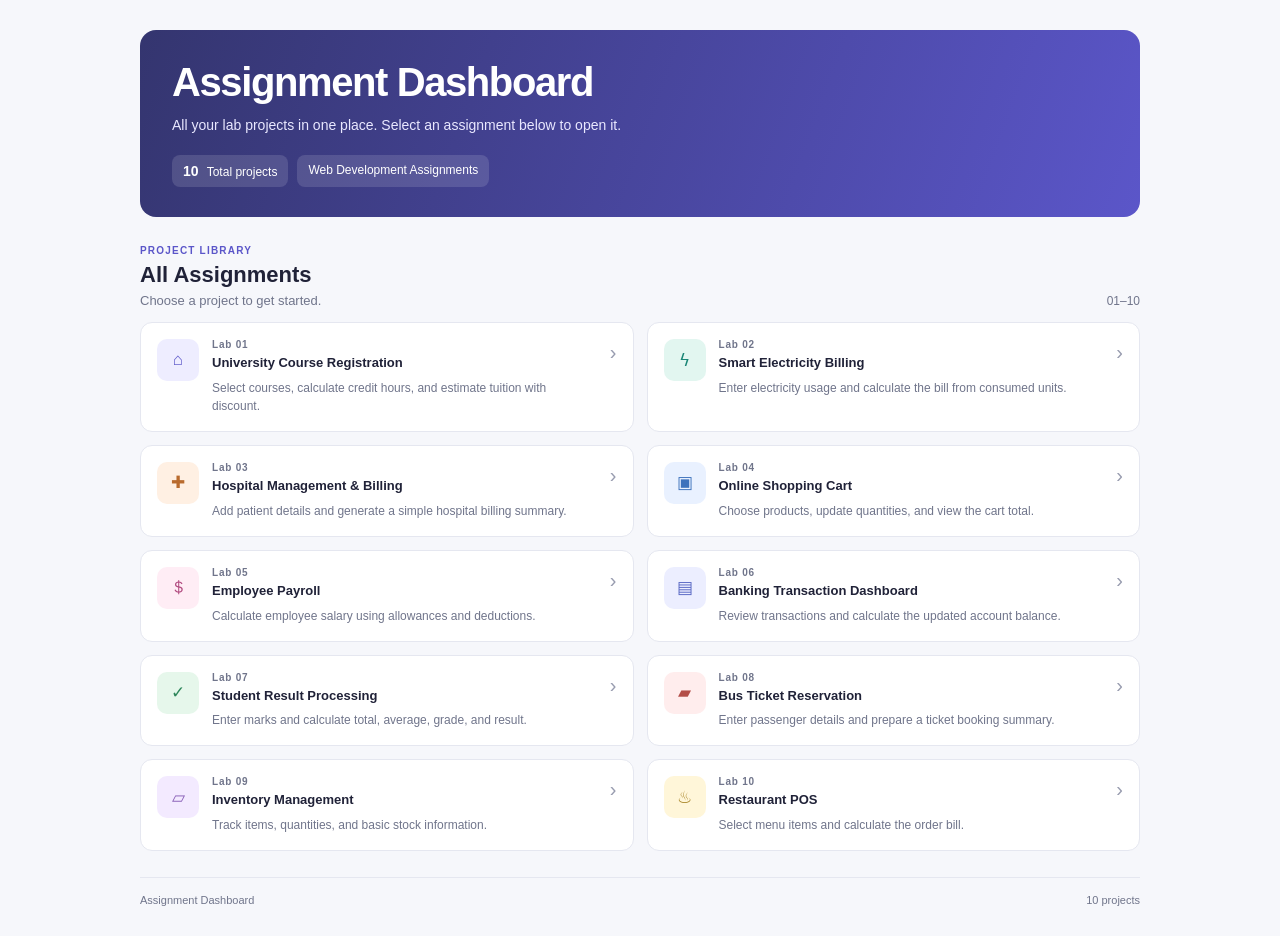
<file: index.html>
<!doctype html>
<html lang="en">
  <head>
    <meta charset="UTF-8" />
    <meta name="viewport" content="width=device-width, initial-scale=1.0" />
    <title>Assignment Dashboard</title>
    <style>
      :root {
        --bg: #f6f7fb;
        --card: #fff;
        --text: #202238;
        --muted: #70758b;
        --border: #e5e7f0;
        --purple: #5b56c9;
        --purple-light: #eeedff;
      }
      * {
        box-sizing: border-box;
      }
      body {
        margin: 0;
        font-family: Arial, Helvetica, sans-serif;
        color: var(--text);
        background: var(--bg);
      }
      .container {
        width: min(1000px, calc(100% - 36px));
        margin: 0 auto;
        padding: 30px 0;
      }
      .hero {
        padding: 30px 32px;
        border-radius: 16px;
        color: #fff;
        background: linear-gradient(110deg, #34356f, #5b56c9);
      }
      h1 {
        margin: 0 0 9px;
        font-size: clamp(28px, 4vw, 40px);
        letter-spacing: -0.035em;
      }
      .hero p {
        margin: 0;
        color: #e9e8ff;
        font-size: 14px;
        line-height: 1.65;
      }
      .hero-stats {
        display: flex;
        flex-wrap: wrap;
        gap: 9px;
        margin-top: 18px;
      }
      .stat {
        padding: 8px 11px;
        border-radius: 8px;
        background: rgba(255, 255, 255, 0.13);
        font-size: 12px;
      }
      .stat strong {
        font-size: 14px;
        margin-right: 5px;
      }
      .section-head {
        display: flex;
        align-items: end;
        justify-content: space-between;
        gap: 16px;
        margin: 28px 0 14px;
      }
      .eyebrow {
        margin-bottom: 6px;
        color: var(--purple);
        font-size: 10px;
        font-weight: 800;
        letter-spacing: 0.12em;
      }
      h2 {
        margin: 0;
        font-size: 22px;
      }
      .section-note {
        margin: 5px 0 0;
        color: var(--muted);
        font-size: 13px;
      }
      .count {
        color: var(--muted);
        font-size: 12px;
      }
      .projects {
        display: grid;
        grid-template-columns: repeat(2, minmax(0, 1fr));
        gap: 13px;
      }
      .project {
        display: flex;
        align-items: flex-start;
        gap: 13px;
        min-width: 0;
        padding: 16px;
        background: var(--card);
        border: 1px solid var(--border);
        border-radius: 12px;
        text-decoration: none;
        color: inherit;
        transition:
          border-color 0.15s,
          transform 0.15s;
      }
      .project:hover {
        border-color: #b8b5f0;
        transform: translateY(-2px);
      }
      .project:focus-visible {
        outline: 2px solid #aaa6ed;
        outline-offset: 3px;
      }
      .project-icon {
        width: 42px;
        height: 42px;
        flex: 0 0 42px;
        display: grid;
        place-items: center;
        border-radius: 10px;
        background: var(--purple-light);
        color: var(--purple);
        font-size: 17px;
      }
      .project:nth-child(2) .project-icon {
        background: #e2f6f0;
        color: #198575;
      }
      .project:nth-child(3) .project-icon {
        background: #fff0e3;
        color: #b96b2e;
      }
      .project:nth-child(4) .project-icon {
        background: #e9f1ff;
        color: #3d72bc;
      }
      .project:nth-child(5) .project-icon {
        background: #ffedf5;
        color: #b24c80;
      }
      .project:nth-child(6) .project-icon {
        background: #eceeff;
        color: #5867c4;
      }
      .project:nth-child(7) .project-icon {
        background: #e6f7eb;
        color: #2d865a;
      }
      .project:nth-child(8) .project-icon {
        background: #ffeded;
        color: #b34e48;
      }
      .project:nth-child(9) .project-icon {
        background: #f3eaff;
        color: #885fb7;
      }
      .project:nth-child(10) .project-icon {
        background: #fff6d9;
        color: #a78324;
      }
      .project-text {
        flex: 1;
        min-width: 0;
      }
      .project-meta {
        display: block;
        margin-bottom: 4px;
        color: var(--muted);
        font-size: 10px;
        font-weight: 700;
        letter-spacing: 0.08em;
      }
      .project-title {
        display: block;
        font-size: 13px;
        line-height: 1.45;
        font-weight: 700;
      }
      .project-summary {
        display: block;
        margin-top: 6px;
        color: var(--muted);
        font-size: 12px;
        line-height: 1.5;
      }
      .arrow {
        color: #989caf;
        font-size: 20px;
        padding-top: 2px;
      }
      .project:hover .arrow {
        color: var(--purple);
      }
      footer {
        display: flex;
        justify-content: space-between;
        flex-wrap: wrap;
        gap: 8px;
        margin-top: 26px;
        padding-top: 16px;
        border-top: 1px solid var(--border);
        color: var(--muted);
        font-size: 11px;
      }
      @media (max-width: 650px) {
        .container {
          width: min(100% - 26px, 1000px);
          padding-top: 20px;
        }
        .hero {
          padding: 24px 21px;
        }
        .projects {
          grid-template-columns: 1fr;
          gap: 10px;
        }
      }
    </style>
  </head>
  <body>
    <main class="container">
      <section class="hero">
        <h1>Assignment Dashboard</h1>
        <p>
          All your lab projects in one place. Select an assignment below to open
          it.
        </p>
        <div class="hero-stats">
          <span class="stat"><strong>10</strong> Total projects</span>
          <span class="stat">Web Development Assignments</span>
        </div>
      </section>

      <section>
        <div class="section-head">
          <div>
            <div class="eyebrow">PROJECT LIBRARY</div>
            <h2>All Assignments</h2>
            <p class="section-note">Choose a project to get started.</p>
          </div>
          <span class="count">01–10</span>
        </div>
        <div class="projects">
          <a
            class="project"
            href="Lab_01_University_Course_Registration/index.html"
            ><span class="project-icon">⌂</span
            ><span class="project-text"
              ><span class="project-meta">Lab 01</span
              ><span class="project-title">University Course Registration</span
              ><span class="project-summary"
                >Select courses, calculate credit hours, and estimate tuition
                with discount.</span
              ></span
            ><span class="arrow">›</span></a
          >
          <a class="project" href="Lab_02_Smart_Electricity_Billing/index.html"
            ><span class="project-icon">ϟ</span
            ><span class="project-text"
              ><span class="project-meta">Lab 02</span
              ><span class="project-title">Smart Electricity Billing</span
              ><span class="project-summary"
                >Enter electricity usage and calculate the bill from consumed
                units.</span
              ></span
            ><span class="arrow">›</span></a
          >
          <a
            class="project"
            href="Lab_03_Hospital_Management_Billing/index.html"
            ><span class="project-icon">✚</span
            ><span class="project-text"
              ><span class="project-meta">Lab 03</span
              ><span class="project-title">Hospital Management & Billing</span
              ><span class="project-summary"
                >Add patient details and generate a simple hospital billing
                summary.</span
              ></span
            ><span class="arrow">›</span></a
          >
          <a class="project" href="Lab_04_Online_Shopping_Cart/index.html"
            ><span class="project-icon">▣</span
            ><span class="project-text"
              ><span class="project-meta">Lab 04</span
              ><span class="project-title">Online Shopping Cart</span
              ><span class="project-summary"
                >Choose products, update quantities, and view the cart
                total.</span
              ></span
            ><span class="arrow">›</span></a
          >
          <a class="project" href="Lab_05_Employee_Payroll/index.html"
            ><span class="project-icon">＄</span
            ><span class="project-text"
              ><span class="project-meta">Lab 05</span
              ><span class="project-title">Employee Payroll</span
              ><span class="project-summary"
                >Calculate employee salary using allowances and
                deductions.</span
              ></span
            ><span class="arrow">›</span></a
          >
          <a
            class="project"
            href="Lab_06_Banking_Transaction_Dashboard/index.html"
            ><span class="project-icon">▤</span
            ><span class="project-text"
              ><span class="project-meta">Lab 06</span
              ><span class="project-title">Banking Transaction Dashboard</span
              ><span class="project-summary"
                >Review transactions and calculate the updated account
                balance.</span
              ></span
            ><span class="arrow">›</span></a
          >
          <a class="project" href="Lab_07_Student_Result_Processing/index.html"
            ><span class="project-icon">✓</span
            ><span class="project-text"
              ><span class="project-meta">Lab 07</span
              ><span class="project-title">Student Result Processing</span
              ><span class="project-summary"
                >Enter marks and calculate total, average, grade, and
                result.</span
              ></span
            ><span class="arrow">›</span></a
          >
          <a class="project" href="Lab_08_Bus_Ticket_Reservation/index.html"
            ><span class="project-icon">▰</span
            ><span class="project-text"
              ><span class="project-meta">Lab 08</span
              ><span class="project-title">Bus Ticket Reservation</span
              ><span class="project-summary"
                >Enter passenger details and prepare a ticket booking
                summary.</span
              ></span
            ><span class="arrow">›</span></a
          >
          <a class="project" href="Lab_09_Inventory_Management/index.html"
            ><span class="project-icon">▱</span
            ><span class="project-text"
              ><span class="project-meta">Lab 09</span
              ><span class="project-title">Inventory Management</span
              ><span class="project-summary"
                >Track items, quantities, and basic stock information.</span
              ></span
            ><span class="arrow">›</span></a
          >
          <a class="project" href="Lab_10_Restaurant_POS/index.html"
            ><span class="project-icon">♨</span
            ><span class="project-text"
              ><span class="project-meta">Lab 10</span
              ><span class="project-title">Restaurant POS</span
              ><span class="project-summary"
                >Select menu items and calculate the order bill.</span
              ></span
            ><span class="arrow">›</span></a
          >
        </div>
      </section>
      <footer><span>Assignment Dashboard</span><span>10 projects</span></footer>
    </main>
  </body>
</html>
</file>
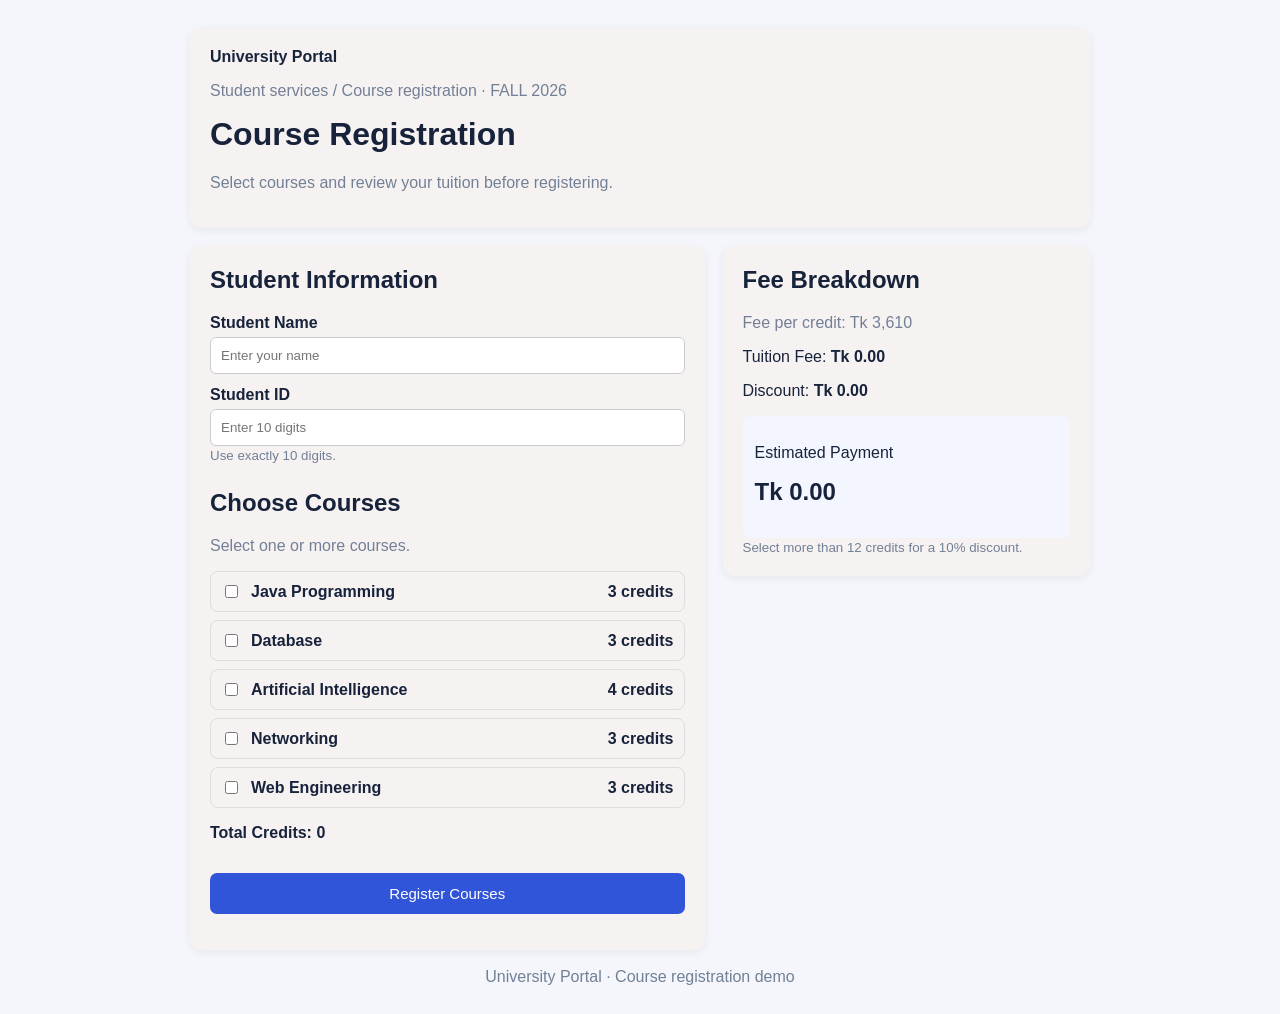
<file: Lab_01_University_Course_Registration/index.html>
<!doctype html>
<html lang="en">
  <head>
    <meta charset="UTF-8" />
    <meta name="viewport" content="width=device-width, initial-scale=1.0" />
    <title>University Course Registration</title>
    <style>
      body {
        font-family: Arial, sans-serif;
        background: #f4f6fb;
        color: #17233b;
        padding: 20px;
      }
      .page {
        max-width: 900px;
        margin: auto;
      }
      .card {
        background: rgb(247, 242, 242);
        padding: 20px;
        margin-bottom: 18px;
        border-radius: 12px;
        box-shadow: 0 2px 10px #0001;
      }
      h1,
      h2 {
        margin-top: 0;
      }
      label {
        display: block;
        margin: 12px 0 5px;
        font-weight: bold;
      }
      input[type="text"] {
        width: 100%;
        padding: 10px;
        box-sizing: border-box;
        border: 1px solid #ccc;
        border-radius: 6px;
      }
      .course {
        display: flex;
        align-items: center;
        gap: 10px;
        padding: 10px;
        margin: 8px 0;
        border: 1px solid #ddd;
        border-radius: 8px;
      }
      .course span {
        flex: 1;
      }
      button {
        width: 100%;
        padding: 12px;
        margin-top: 15px;
        background: #3155d9;
        color: white;
        border: 0;
        border-radius: 7px;
        cursor: pointer;
        font-size: 15px;
      }
      button:hover {
        background: #2443b4;
      }
      .muted {
        color: #718096;
      }
      .total {
        background: #f3f6ff;
        padding: 12px;
        border-radius: 8px;
      }
      .error {
        color: #b42318;
      }
      .success {
        color: #147d58;
      }
      #summary {
        display: none;
      }
      @media (min-width: 700px) {
        .columns {
          display: grid;
          grid-template-columns: 1.4fr 1fr;
          gap: 18px;
          align-items: start;
        }
      }
    </style>
  </head>
  <body>
    <div class="page">
      <header class="card">
        <strong>University Portal</strong>
        <p class="muted">Student services / Course registration · FALL 2026</p>
        <h1>Course Registration</h1>
        <p class="muted">
          Select courses and review your tuition before registering.
        </p>
      </header>

      <div class="columns">
        <section class="card">
          <h2>Student Information</h2>
          <label for="studentName">Student Name</label>
          <input type="text" id="studentName" placeholder="Enter your name" />

          <label for="studentId">Student ID</label>
          <input
            type="text"
            id="studentId"
            maxlength="10"
            placeholder="Enter 10 digits"
            onblur="validateStudentId()"
          />
          <small id="idMessage" class="muted">Use exactly 10 digits.</small>

          <h2 style="margin-top: 25px">Choose Courses</h2>
          <p class="muted">Select one or more courses.</p>

          <label class="course"
            ><input
              type="checkbox"
              name="course"
              value="Java Programming"
              data-credit="3"
              onchange="updateCredits()"
            /><span>Java Programming</span>3 credits</label
          >
          <label class="course"
            ><input
              type="checkbox"
              name="course"
              value="Database"
              data-credit="3"
              onchange="updateCredits()"
            /><span>Database</span>3 credits</label
          >
          <label class="course"
            ><input
              type="checkbox"
              name="course"
              value="Artificial Intelligence"
              data-credit="4"
              onchange="updateCredits()"
            /><span>Artificial Intelligence</span>4 credits</label
          >
          <label class="course"
            ><input
              type="checkbox"
              name="course"
              value="Networking"
              data-credit="3"
              onchange="updateCredits()"
            /><span>Networking</span>3 credits</label
          >
          <label class="course"
            ><input
              type="checkbox"
              name="course"
              value="Web Engineering"
              data-credit="3"
              onchange="updateCredits()"
            /><span>Web Engineering</span>3 credits</label
          >

          <p>
            <strong>Total Credits: <span id="totalCredits">0</span></strong>
          </p>
          <button type="button" onclick="registerCourses()">
            Register Courses
          </button>
          <p id="formMessage" class="error" role="status"></p>
        </section>

        <aside>
          <section class="card">
            <h2>Fee Breakdown</h2>
            <p class="muted">Fee per credit: Tk 3,610</p>
            <p>Tuition Fee: <strong id="previewTuition">Tk 0.00</strong></p>
            <p>Discount: <strong id="previewDiscount">Tk 0.00</strong></p>
            <div class="total">
              <p>Estimated Payment</p>
              <h2 id="previewFinal">Tk 0.00</h2>
            </div>
            <small id="discountHint" class="muted"
              >Select more than 12 credits for a 10% discount.</small
            >
          </section>
          <section class="card" id="summary"></section>
        </aside>
      </div>
      <footer class="muted" style="text-align: center">
        University Portal · Course registration demo
      </footer>
    </div>

    <script>
      const FEE = 3610;
      const DISCOUNT = 10;

      function money(amount) {
        return (
          "Tk " +
          amount.toLocaleString("en-BD", {
            minimumFractionDigits: 2,
            maximumFractionDigits: 2,
          })
        );
      }

      function validateStudentId() {
        const id = document.getElementById("studentId").value.trim();
        const message = document.getElementById("idMessage");
        const valid = /^\d{10}$/.test(id);

        message.textContent = valid
          ? "Student ID is valid."
          : "Student ID must contain exactly 10 digits.";
        message.className = valid ? "success" : "error";
        return valid;
      }

      function updateCredits() {
        const courses = document.querySelectorAll(
          'input[name="course"]:checked',
        );
        let credits = 0;

        courses.forEach((course) => (credits += Number(course.dataset.credit)));

        const tuition = credits * FEE;
        const discount = credits > 12 ? (tuition * DISCOUNT) / 100 : 0;

        document.getElementById("totalCredits").textContent = credits;
        document.getElementById("previewTuition").textContent = money(tuition);
        document.getElementById("previewDiscount").textContent =
          money(discount);
        document.getElementById("previewFinal").textContent = money(
          tuition - discount,
        );
        document.getElementById("discountHint").textContent =
          credits > 12
            ? "10% discount applied."
            : "Select more than 12 credits for a 10% discount.";
      }

      function registerCourses() {
        const name = document.getElementById("studentName").value.trim();
        const id = document.getElementById("studentId").value.trim();
        const courses = document.querySelectorAll(
          'input[name="course"]:checked',
        );
        const message = document.getElementById("formMessage");
        const summary = document.getElementById("summary");

        if (!name) {
          message.textContent = "Please enter the student name.";
          return;
        }
        if (!validateStudentId()) {
          message.textContent = "Please enter a valid 10-digit Student ID.";
          return;
        }
        if (courses.length === 0) {
          message.textContent = "Please select at least one course.";
          return;
        }

        let credits = 0;
        let courseList = "";
        courses.forEach((course) => {
          credits += Number(course.dataset.credit);
          courseList +=
            "<li>" +
            course.value +
            " - " +
            course.dataset.credit +
            " credits</li>";
        });

        const tuition = credits * FEE;
        const discount = credits > 12 ? (tuition * DISCOUNT) / 100 : 0;

        message.textContent = "";
        summary.innerHTML =
          "<h2 class='success'>Registration Successful!</h2>" +
          "<p><strong>Student:</strong> " +
          name +
          "</p>" +
          "<p><strong>Student ID:</strong> " +
          id +
          "</p>" +
          "<h3>Selected Courses</h3><ul>" +
          courseList +
          "</ul>" +
          "<p><strong>Total Credits:</strong> " +
          credits +
          "</p>" +
          "<p><strong>Tuition Fee:</strong> " +
          money(tuition) +
          "</p>" +
          "<p><strong>Discount:</strong> " +
          money(discount) +
          "</p>" +
          "<p><strong>Final Payment:</strong> " +
          money(tuition - discount) +
          "</p>";
        summary.style.display = "block";
      }

      updateCredits();
    </script>
  </body>
</html>
</file>
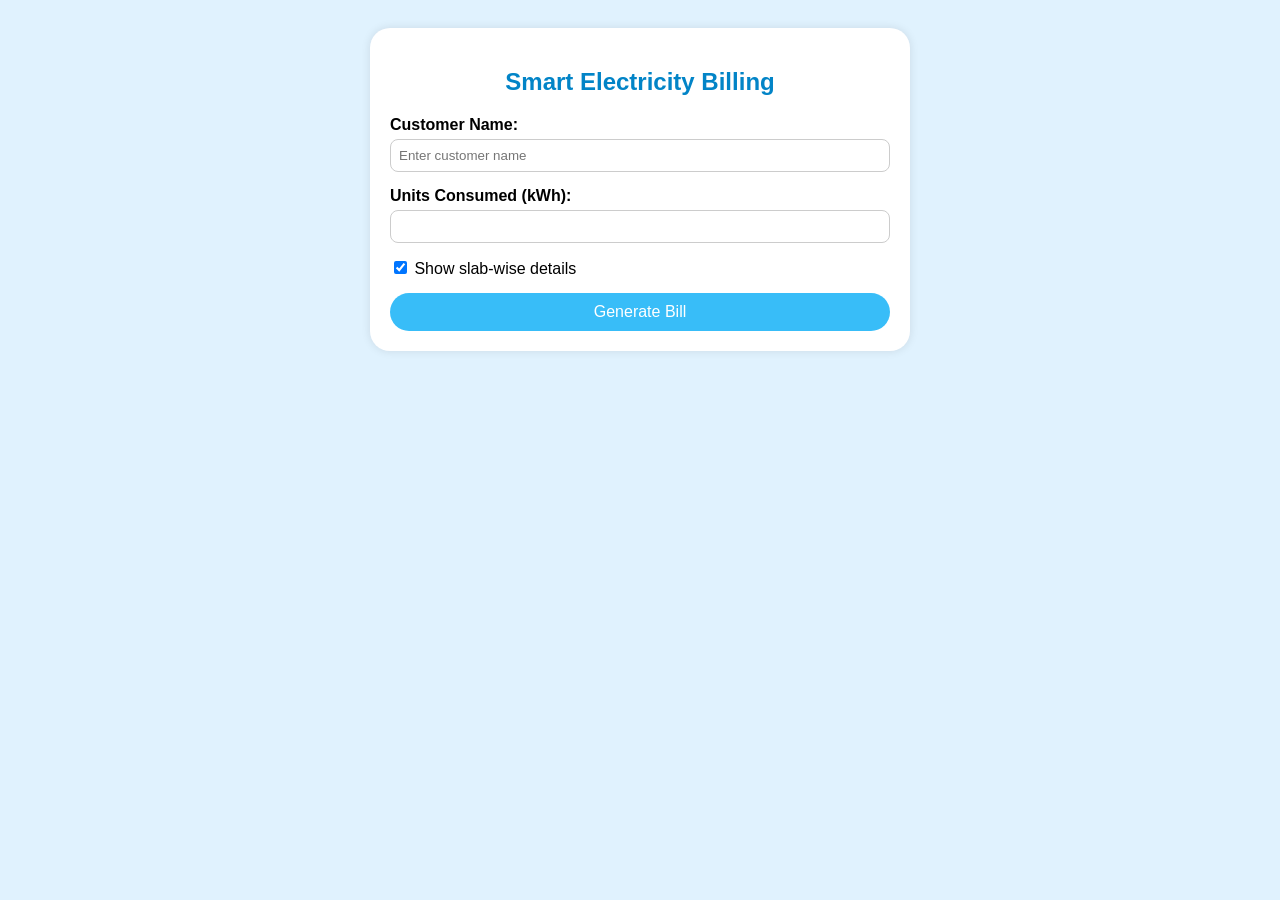
<file: Lab_02_Smart_Electricity_Billing/index.html>
<!doctype html>
<html lang="en">
  <head>
    <meta charset="UTF-8" />
    <meta name="viewport" content="width=device-width, initial-scale=1.0" />
    <title>Smart Electricity Billing System</title>
    <style>
      body {
        font-family: Arial, sans-serif;
        background: #e0f2fe;
        padding: 20px;
      }
      .pg {
        max-width: 500px;
        margin: auto;
        background: white;
        padding: 20px;
        border-radius: 20px;
        box-shadow: 0 0 10px #0000001a;
      }
      h2 {
        text-align: center;
        color: #0284c7;
      }
      .form {
        margin-bottom: 15px;
      }
      label {
        display: block;
        font-weight: bold;
        margin-bottom: 5px;
      }
      input[type="text"],
      input[type="number"] {
        width: 100%;
        padding: 8px;
        box-sizing: border-box;
        border: 1px solid #ccc;
        border-radius: 8px;
      }
      .error {
        color: red;
        font-size: 14px;
      }
      .warn {
        color: #b91c1c;
        font-weight: bold;
      }
      button {
        width: 100%;
        padding: 10px;
        background: #38bdf8;
        color: white;
        border: none;
        border-radius: 20px;
        font-size: 16px;
        cursor: pointer;
      }
      button:hover {
        background: #0369a1;
      }
      table {
        width: 100%;
        border-collapse: collapse;
        margin-bottom: 10px;
      }
      th,
      td {
        border: 1px solid #ccc;
        padding: 6px;
        text-align: left;
        font-size: 13px;
      }
      .summary {
        margin-top: 20px;
        padding: 15px;
        background: #e0f2fe;
        border-radius: 8px;
        display: none;
      }
    </style>
  </head>
  <body>
    <div class="pg">
      <h2>Smart Electricity Billing</h2>

      <div class="form">
        <label for="custName">Customer Name:</label>
        <input type="text" id="custName" placeholder="Enter customer name" />
        <span class="error" id="nameMsg"></span>
      </div>

      <div class="form">
        <label for="units">Units Consumed (kWh):</label>
        <input
          type="number"
          id="units"
          min="0"
          step="1"
          inputmode="numeric"
          oninput="checkUsage()"
        />
        <span id="unitMsg" class="error"></span>
      </div>

      <div class="form">
        <label style="display: inline; font-weight: normal">
          <input
            type="checkbox"
            id="showSlab"
            checked
            onchange="toggleSlab()"
          />
          Show slab-wise details
        </label>
      </div>

      <button type="button" onclick="generateBill()">Generate Bill</button>

      <div id="summaryBox" class="summary">
        <h3>Electricity Bill</h3>
        <p id="sumName"></p>
        <div id="slabBox"></div>
        <p id="sumEnergy"></p>
        <p id="sumVat"></p>
        <p id="sumService"></p>
        <p id="sumTotal"></p>
        <p id="sumWarn" class="warn"></p>
      </div>
    </div>

    <script>
      const VAT_RATE = 0.15;
      const SERVICE_CHARGE = 100;

      const slabs = [
        { from: 0, to: 100, rate: 5, label: "1 - 100" },
        { from: 100, to: 200, rate: 7, label: "101 - 200" },
        { from: 200, to: 300, rate: 9, label: "201 - 300" },
        { from: 300, to: Infinity, rate: 12, label: "Above 300" },
      ];

      function checkName() {
        const name = document.getElementById("custName").value.trim();
        const msg = document.getElementById("nameMsg");
        msg.textContent =
          name && !/^[A-Za-z ]+$/.test(name)
            ? "Use letters and spaces only."
            : "";
      }

      function checkUsage() {
        const input = document.getElementById("units");
        const units = Number(input.value);
        const msg = document.getElementById("unitMsg");

        if (input.value !== "" && (!Number.isInteger(units) || units < 0)) {
          msg.textContent = "Enter a non-negative whole number.";
        } else if (units > 300) {
          msg.textContent = "Warning: usage exceeds 300 units!";
        } else {
          msg.textContent = "";
        }
      }

      function calculateBill(units) {
        let energy = 0;
        const rows = [];

        slabs.forEach(function (slab) {
          const used = Math.max(0, Math.min(units, slab.to) - slab.from);
          const cost = used * slab.rate;
          energy += cost;
          rows.push({
            label: slab.label,
            used: used,
            rate: slab.rate,
            cost: cost,
          });
        });

        const vat = energy * VAT_RATE;
        const total = energy + vat + SERVICE_CHARGE;

        return { rows: rows, energy: energy, vat: vat, total: total };
      }

      function toggleSlab() {
        const show = document.getElementById("showSlab").checked;
        document.getElementById("slabBox").style.display = show
          ? "block"
          : "none";
      }

      document.getElementById("custName").addEventListener("input", checkName);

      function generateBill() {
        const name = document.getElementById("custName").value.trim();
        const unitInput = document.getElementById("units").value;
        const units = Number(unitInput);

        if (name === "" || !/^[A-Za-z ]+$/.test(name)) {
          alert("Customer name must contain letters and spaces only.");
          document.getElementById("custName").focus();
          return;
        }

        if (
          unitInput === "" ||
          !Number.isFinite(units) ||
          !Number.isInteger(units) ||
          units < 0
        ) {
          alert("Bill units must be a non-negative whole number.");
          document.getElementById("units").focus();
          return;
        }

        const data = calculateBill(units);
        let table =
          "<table><tr><th>Slab</th><th>Units</th><th>Rate</th><th>Cost</th></tr>";

        data.rows.forEach(function (row) {
          table +=
            "<tr><td>" +
            row.label +
            "</td><td>" +
            row.used +
            "</td><td>Tk " +
            row.rate +
            "</td><td>Tk " +
            row.cost.toFixed(2) +
            "</td></tr>";
        });
        table += "</table>";

        document.getElementById("sumName").textContent =
          "Customer: " + name + " (" + units + " units)";
        document.getElementById("slabBox").innerHTML = table;
        document.getElementById("sumEnergy").textContent =
          "Energy Cost: Tk " + data.energy.toFixed(2);
        document.getElementById("sumVat").textContent =
          "VAT (15%): Tk " + data.vat.toFixed(2);
        document.getElementById("sumService").textContent =
          "Service Charge: Tk " + SERVICE_CHARGE.toFixed(2);
        document.getElementById("sumTotal").textContent =
          "Total Bill: Tk " + data.total.toFixed(2);
        document.getElementById("sumWarn").textContent =
          units > 300 ? "Warning: usage exceeds 300 units!" : "";

        toggleSlab();
        document.getElementById("summaryBox").style.display = "block";
      }
    </script>
  </body>
</html>
</file>
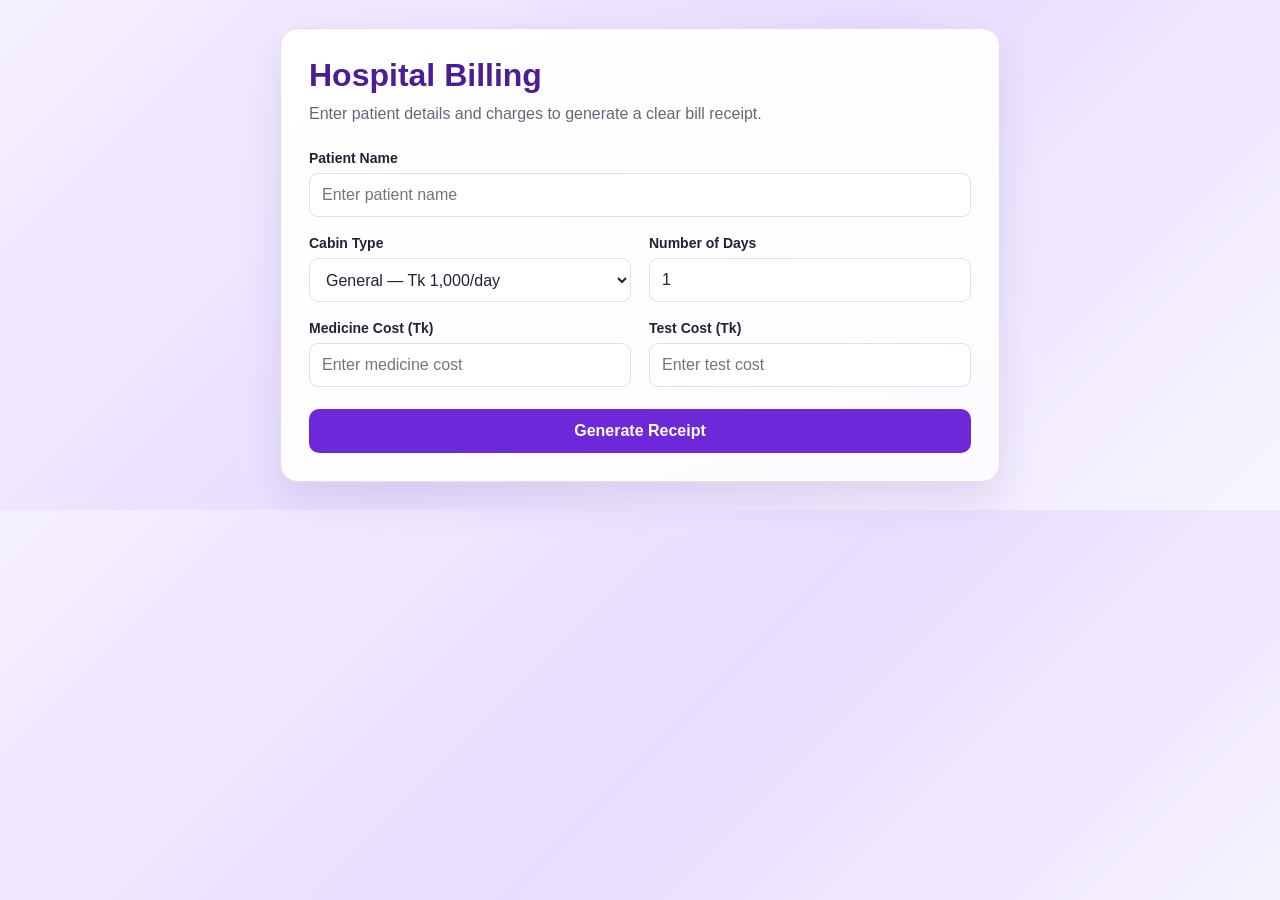
<file: Lab_03_Hospital_Management_Billing/index.html>
<!DOCTYPE html>
<html lang="en">
<head>
  <meta charset="UTF-8">
  <meta name="viewport" content="width=device-width, initial-scale=1.0">
  <title>Hospital Billing</title>
  <style>
    :root {
      --primary: #6d28d9;
      --primary-dark: #4c1d95;
      --soft: #ede9fe;
      --page: #f5f0ff;
      --text: #252033;
      --muted: #6b6478;
      --border: #e5dcef;
      --white: #ffffff;
      --danger: #b42318;
    }

    * { box-sizing: border-box; }

    body {
      margin: 0;
      padding: 28px 16px;
      font-family: Arial, sans-serif;
      color: var(--text);
      background: linear-gradient(135deg, #f5f0ff 0%, #e9ddff 50%, #f8f5ff 100%);
    }

    .container {
      width: 100%;
      max-width: 720px;
      margin: 0 auto;
      padding: 28px;
      background: linear-gradient(160deg, #ffffff 0%, #fdfbff 100%);
      border: 1px solid var(--border);
      border-radius: 18px;
      box-shadow: 0 16px 40px #37205c1c;
    }

    h1 {
      margin: 0 0 8px;
      color: var(--primary-dark);
      font-size: clamp(24px, 4vw, 32px);
    }

    .subtitle { margin: 0 0 24px; color: var(--muted); line-height: 1.5; }
    .form-grid { display: grid; grid-template-columns: repeat(2, minmax(0, 1fr)); gap: 18px; }
    .field { display: flex; flex-direction: column; gap: 7px; }
    .full { grid-column: 1 / -1; }
    label { font-weight: 700; font-size: 14px; }

    input, select {
      width: 100%;
      min-height: 44px;
      padding: 10px 12px;
      border: 1px solid var(--border);
      border-radius: 9px;
      background: #fff;
      color: var(--text);
      font: inherit;
    }

    input:focus, select:focus { outline: 3px solid var(--soft); border-color: var(--primary); }
    .hint { color: var(--muted); font-size: 12px; }

    .field-error {
      min-height: 0;
      color: var(--danger);
      font-size: 12px;
      line-height: 1.35;
    }
    .field-error:empty { display: none; }
    .invalid { border-color: var(--danger); background: #fffafa; }

    button {
      width: 100%;
      margin-top: 22px;
      padding: 13px 16px;
      border: 0;
      border-radius: 10px;
      background: var(--primary);
      color: white;
      font-size: 16px;
      font-weight: 700;
      cursor: pointer;
      transition: background .2s, transform .2s;
    }
    button:hover { background: var(--primary-dark); }
    button:active { transform: scale(.99); }

    .error {
      margin-top: 16px;
      padding: 11px 13px;
      color: var(--danger);
      background: #fff1f0;
      border-radius: 8px;
      font-size: 14px;
    }

    .result {
      margin-top: 24px;
      padding: 22px;
      background: linear-gradient(145deg, #f5f0ff, #ffffff);
      border: 1px solid var(--border);
      border-radius: 12px;
    }
    .result h2 { margin: 0 0 6px; color: var(--primary-dark); }
    .patient-line { color: var(--muted); margin: 0 0 18px; }
    .bill-row {
      display: flex;
      justify-content: space-between;
      gap: 16px;
      padding: 10px 0;
      border-bottom: 1px solid var(--border);
    }
    .bill-row span:last-child { text-align: right; font-variant-numeric: tabular-nums; }
    .bill-row.total {
      margin-top: 5px;
      padding-top: 15px;
      border-bottom: 0;
      font-size: 19px;
      font-weight: 700;
      color: var(--primary-dark);
    }

    @media (max-width: 540px) {
      body { padding: 16px 10px; }
      .container { padding: 20px 16px; }
      .form-grid { grid-template-columns: 1fr; }
      .full { grid-column: auto; }
      .result { padding: 17px; }
    }
  </style>
</head>
<body>
  <main class="container">
    <h1>Hospital Billing</h1>
    <p class="subtitle">Enter patient details and charges to generate a clear bill receipt.</p>

    <form id="billingForm" novalidate>
      <div class="form-grid">
        <div class="field full">
          <label for="patient">Patient Name</label>
          <input id="patient" name="patient" type="text" placeholder="Enter patient name" autocomplete="name" required aria-describedby="patientError">
          <span id="patientError" class="field-error"></span>
        </div>

        <div class="field">
          <label for="cabin">Cabin Type</label>
          <select id="cabin" name="cabin">
            <option value="1000">General — Tk 1,000/day</option>
            <option value="2000">Semi Deluxe — Tk 2,000/day</option>
            <option value="3500">Deluxe — Tk 3,500/day</option>
          </select>
        </div>

        <div class="field">
          <label for="days">Number of Days</label>
          <input id="days" name="days" type="number" min="1" step="1" value="1" required aria-describedby="daysError">
          <span id="daysError" class="field-error"></span>
        </div>

        <div class="field">
          <label for="medicine">Medicine Cost (Tk)</label>
          <input id="medicine" name="medicine" type="number" min="0" step="any" placeholder="Enter medicine cost" required aria-describedby="medicineError">
          <span id="medicineError" class="field-error"></span>
        </div>

        <div class="field">
          <label for="tests">Test Cost (Tk)</label>
          <input id="tests" name="tests" type="number" min="0" step="any" placeholder="Enter test cost" required aria-describedby="testsError">
          <span id="testsError" class="field-error"></span>
        </div>
      </div>

      <button type="submit">Generate Receipt</button>
      <div id="error" class="error" role="alert" hidden></div>
    </form>

    <section id="receipt" class="result" aria-live="polite" hidden>
      <h2>Hospital Bill Receipt</h2>
      <p id="patientLine" class="patient-line"></p>
      <div class="bill-row"><span>Cabin Charge</span><span id="cabinCharge"></span></div>
      <div class="bill-row"><span>Medicine Cost</span><span id="medicineCost"></span></div>
      <div class="bill-row"><span>Test Cost</span><span id="testCost"></span></div>
      <div class="bill-row"><span>Subtotal</span><span id="subtotal"></span></div>
      <div class="bill-row"><span>VAT (10%)</span><span id="vat"></span></div>
      <div class="bill-row total"><span>Total Amount</span><span id="total"></span></div>
    </section>
  </main>

  <script>
    const form = document.getElementById("billingForm");
    const receipt = document.getElementById("receipt");

    const fields = {
      patient: {
        input: document.getElementById("patient"),
        error: document.getElementById("patientError")
      },
      days: {
        input: document.getElementById("days"),
        error: document.getElementById("daysError")
      },
      medicine: {
        input: document.getElementById("medicine"),
        error: document.getElementById("medicineError")
      },
      tests: {
        input: document.getElementById("tests"),
        error: document.getElementById("testsError")
      }
    };

    function money(amount) {
      return "Tk " + amount.toLocaleString("en-BD", {
        minimumFractionDigits: 2,
        maximumFractionDigits: 2
      });
    }

    function showFieldError(fieldName, message) {
      const field = fields[fieldName];
      field.error.textContent = message;
      field.input.classList.toggle("invalid", Boolean(message));
      field.input.setAttribute("aria-invalid", message ? "true" : "false");
    }

    function validatePatient(showError = true) {
      const value = fields.patient.input.value.trim();
      const valid = /^[A-Za-z]+(?:[ '-][A-Za-z]+)*$/.test(value);
      showFieldError("patient", valid || !showError ? "" : "Name must use English letters only. Numbers are not allowed.");
      return valid;
    }

    function validateDays(showError = true) {
      const input = fields.days.input;
      const value = input.value.trim();
      const number = Number(value);
      const valid = value !== "" && Number.isInteger(number) && number >= 1;
      showFieldError("days", valid || !showError ? "" : "Enter a whole number of days (1 or more).");
      return valid;
    }

    function validateCost(fieldName, showError = true) {
      const input = fields[fieldName].input;
      const value = input.value.trim();
      const number = Number(value);
      const valid = value !== "" && Number.isFinite(number) && number >= 0;
      showFieldError(fieldName, valid || !showError ? "" : "This field is required. Enter a cost of 0 or more.");
      return valid;
    }

    // Show the name error while the user types, and block digits immediately.
    fields.patient.input.addEventListener("input", function () {
      const input = fields.patient.input;
      const original = input.value;
      const cleaned = original.replace(/[0-9]/g, "");
      if (cleaned !== original) {
        input.value = cleaned;
      }
      validatePatient(true);
      receipt.hidden = true;
    });

    fields.days.input.addEventListener("input", () => {
      validateDays(true);
      receipt.hidden = true;
    });

    fields.medicine.input.addEventListener("input", () => {
      validateCost("medicine", true);
      receipt.hidden = true;
    });

    fields.tests.input.addEventListener("input", () => {
      validateCost("tests", true);
      receipt.hidden = true;
    });

    document.getElementById("cabin").addEventListener("change", () => {
      receipt.hidden = true;
    });

    form.addEventListener("submit", function (event) {
      event.preventDefault();

      const validName = validatePatient(true);
      const validDays = validateDays(true);
      const validMedicine = validateCost("medicine", true);
      const validTests = validateCost("tests", true);

      if (!validName || !validDays || !validMedicine || !validTests) {
        receipt.hidden = true;
        const firstInvalid = Object.values(fields).find(field => field.input.classList.contains("invalid"));
        if (firstInvalid) firstInvalid.input.focus();
        return;
      }

      const patient = fields.patient.input.value.trim();
      const cabinRate = Number(document.getElementById("cabin").value);
      const days = Number(fields.days.input.value);
      const medicine = Number(fields.medicine.input.value);
      const tests = Number(fields.tests.input.value);

      const cabinCharge = cabinRate * days;
      const subtotalAmount = cabinCharge + medicine + tests;
      const vatAmount = subtotalAmount * 0.10;
      const totalAmount = subtotalAmount + vatAmount;

      document.getElementById("patientLine").textContent = "Patient: " + patient;
      document.getElementById("cabinCharge").textContent = money(cabinCharge);
      document.getElementById("medicineCost").textContent = money(medicine);
      document.getElementById("testCost").textContent = money(tests);
      document.getElementById("subtotal").textContent = money(subtotalAmount);
      document.getElementById("vat").textContent = money(vatAmount);
      document.getElementById("total").textContent = money(totalAmount);

      receipt.hidden = false;
      receipt.scrollIntoView({ behavior: "smooth", block: "nearest" });
    });
  </script>
</body>
</html>
</file>
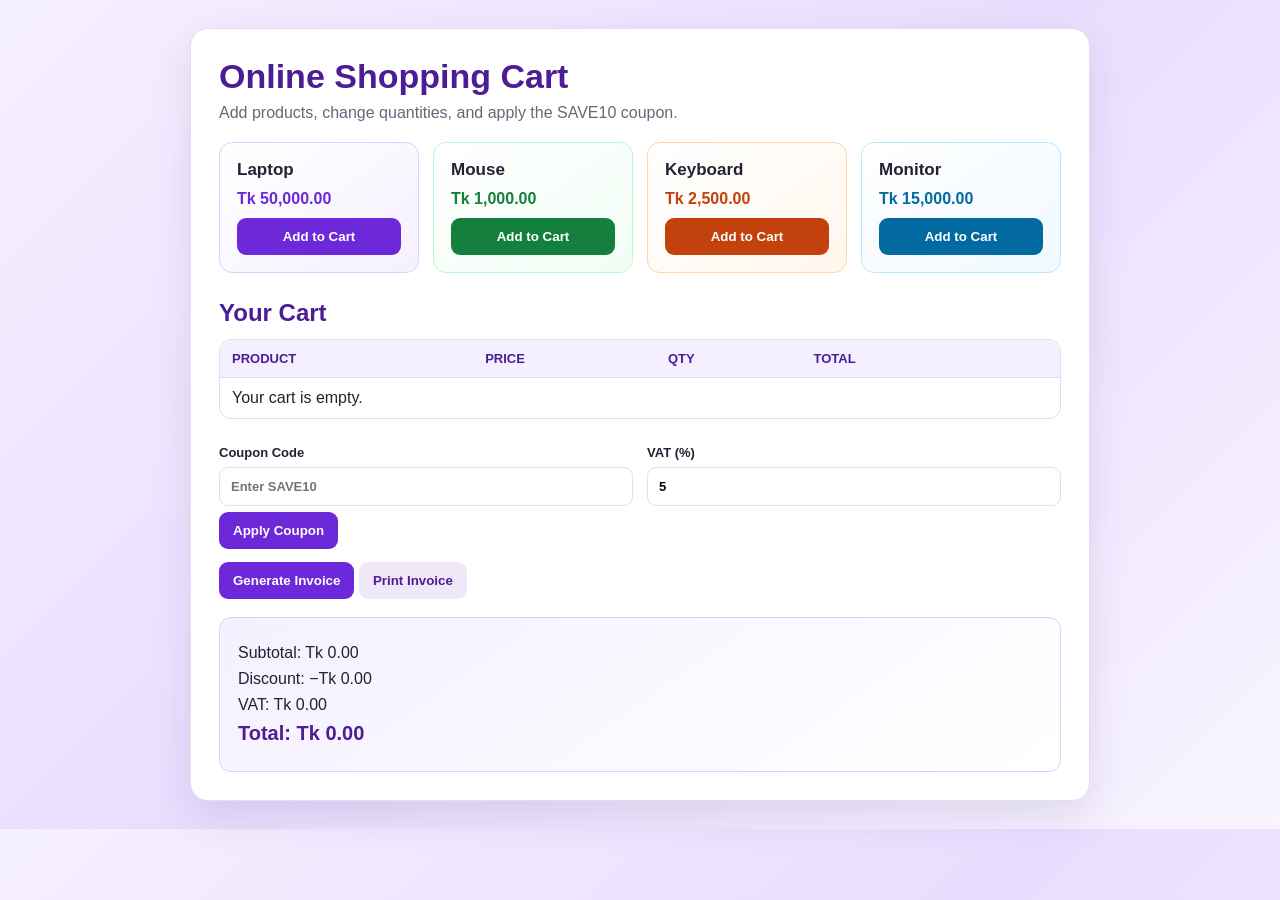
<file: Lab_04_Online_Shopping_Cart/index.html>
<!doctype html>
<html lang="en">
  <head>
    <meta charset="UTF-8" />
    <meta name="viewport" content="width=device-width, initial-scale=1.0" />
    <title>Online Shopping Cart</title>
    <style>
      :root {
        --purple: #6d28d9;
        --dark: #4c1d95;
        --light: #f5f0ff;
        --text: #252033;
        --muted: #6b6478;
        --border: #e5dcef;
        --green: #15803d;
        --green-light: #f0fdf4;
        --orange: #c2410c;
        --orange-light: #fff7ed;
        --blue: #0369a1;
        --blue-light: #f0f9ff;
        --pink: #be185d;
        --pink-light: #fdf2f8;
      }
      * {
        box-sizing: border-box;
      }
      body {
        margin: 0;
        padding: 28px 16px;
        font-family: Arial, sans-serif;
        color: var(--text);
        background: linear-gradient(135deg, #f5f0ff, #e9ddff 50%, #f8f5ff);
      }
      .container {
        max-width: 900px;
        margin: auto;
        padding: 28px;
        background: #fff;
        border: 1px solid var(--border);
        border-radius: 18px;
        box-shadow: 0 16px 40px #37205c1c;
      }
      h1 {
        margin: 0 0 8px;
        color: var(--dark);
        font-size: clamp(25px, 4vw, 34px);
      }
      h2 {
        color: var(--dark);
        margin: 26px 0 12px;
      }
      .muted {
        color: var(--muted);
        margin: 0 0 20px;
      }
      .products {
        display: grid;
        grid-template-columns: repeat(auto-fit, minmax(150px, 1fr));
        gap: 14px;
        margin: 20px 0;
      }
      .product {
        padding: 17px;
        border: 1px solid var(--border);
        border-radius: 13px;
        background: linear-gradient(145deg, #fff, var(--light));
        display: flex;
        flex-direction: column;
        gap: 10px;
      }
      .product strong {
        font-size: 17px;
      }
      .price {
        color: var(--purple);
        font-weight: 700;
      }
      .product:nth-child(4n + 1) {
        background: linear-gradient(145deg, #fff, #f5f0ff);
        border-color: #ddd0ff;
      }
      .product:nth-child(4n + 2) {
        background: linear-gradient(145deg, #fff, var(--green-light));
        border-color: #bbf7d0;
      }
      .product:nth-child(4n + 2) .price {
        color: var(--green);
      }
      .product:nth-child(4n + 3) {
        background: linear-gradient(145deg, #fff, var(--orange-light));
        border-color: #fed7aa;
      }
      .product:nth-child(4n + 3) .price {
        color: var(--orange);
      }
      .product:nth-child(4n) {
        background: linear-gradient(145deg, #fff, var(--blue-light));
        border-color: #bae6fd;
      }
      .product:nth-child(4n) .price {
        color: var(--blue);
      }
      button {
        border: 0;
        border-radius: 9px;
        padding: 11px 14px;
        background: var(--purple);
        color: #fff;
        font-weight: 700;
        cursor: pointer;
      }
      button:hover {
        background: var(--dark);
      }
      .product:nth-child(4n + 2) button {
        background: var(--green);
      }
      .product:nth-child(4n + 2) button:hover {
        background: #166534;
      }
      .product:nth-child(4n + 3) button {
        background: var(--orange);
      }
      .product:nth-child(4n + 3) button:hover {
        background: #9a3412;
      }
      .product:nth-child(4n) button {
        background: var(--blue);
      }
      .product:nth-child(4n) button:hover {
        background: #075985;
      }
      .secondary {
        background: #eee8f8;
        color: var(--dark);
      }
      .table-wrap {
        overflow-x: auto;
        border: 1px solid var(--border);
        border-radius: 12px;
        margin: 12px 0;
      }
      table {
        border-collapse: collapse;
        width: 100%;
      }
      th,
      td {
        text-align: left;
        padding: 11px 12px;
        border-bottom: 1px solid var(--border);
        white-space: nowrap;
      }
      th {
        background: var(--light);
        color: var(--dark);
        font-size: 13px;
        text-transform: uppercase;
      }
      tr:last-child td {
        border-bottom: 0;
      }
      td input {
        width: 70px;
        padding: 7px;
        border: 1px solid var(--border);
        border-radius: 7px;
      }
      .grid {
        display: grid;
        grid-template-columns: repeat(2, minmax(0, 1fr));
        gap: 14px;
      }
      label {
        display: block;
        font-size: 13px;
        font-weight: 700;
        margin: 14px 0 6px;
      }
      input {
        font: inherit;
      }
      .grid input {
        width: 100%;
        margin-top: 7px;
        padding: 11px;
        border: 1px solid var(--border);
        border-radius: 9px;
      }
      .result {
        margin-top: 18px;
        padding: 18px;
        background: var(--light);
        border: 1px solid var(--border);
        border-radius: 12px;
      }
      .result:first-of-type {
        background: linear-gradient(145deg, #f5f0ff, #fff);
        border-color: #ddd0ff;
      }
      .result:last-child {
        background: linear-gradient(145deg, #fdf2f8, #fff);
        border-color: #fbcfe8;
        box-shadow: inset 4px 0 #be185d;
      }
      .result:last-child h2 {
        color: #9d174d;
      }
      .total {
        color: var(--dark);
      }
      .result p {
        margin: 8px 0;
      }
      .total {
        font-size: 20px;
        font-weight: 700;
        color: var(--dark);
      }
      #couponMessage {
        font-size: 13px;
        font-weight: 700;
      }
      @media (max-width: 560px) {
        body {
          padding: 15px 9px;
        }
        .container {
          padding: 19px 13px;
        }
        .grid {
          grid-template-columns: 1fr;
        }
        th,
        td {
          padding: 9px;
          font-size: 12px;
        }
      }
      @media print {
        body {
          background: #fff;
          padding: 0;
        }
        .container {
          box-shadow: none;
          border: 0;
        }
        .products,
        .controls,
        .no-print {
          display: none !important;
        }
      }
    </style>
  </head>
  <body>
    <main class="container">
      <h1>Online Shopping Cart</h1>
      <p class="muted">
        Add products, change quantities, and apply the SAVE10 coupon.
      </p>
      <div id="products" class="products"></div>
      <h2>Your Cart</h2>
      <div class="table-wrap">
        <table>
          <thead>
            <tr>
              <th>Product</th>
              <th>Price</th>
              <th>Qty</th>
              <th>Total</th>
              <th></th>
            </tr>
          </thead>
          <tbody id="cart"></tbody>
        </table>
      </div>
      <div class="grid controls">
        <label
          >Coupon Code<input id="coupon" placeholder="Enter SAVE10"
        /></label>
        <label
          >VAT (%)<input id="vatRate" type="number" min="0" max="100" value="5"
        /></label>
      </div>
      <div class="no-print">
        <button type="button" onclick="applyCoupon()">Apply Coupon</button>
        <p id="couponMessage"></p>
        <button type="button" onclick="generateInvoice()">
          Generate Invoice
        </button>
        <button type="button" class="secondary" onclick="window.print()">
          Print Invoice
        </button>
      </div>
      <section id="totals" class="result"></section>
      <section id="invoice" class="result" hidden></section>
    </main>
    <script>
      const products = [
        ["Laptop", 50000],
        ["Mouse", 1000],
        ["Keyboard", 2500],
        ["Monitor", 15000],
      ];
      let cart = {},
        discountRate = 0;
      const $ = (id) => document.getElementById(id);
      const money = (n) =>
        "Tk " +
        n.toLocaleString("en-BD", {
          minimumFractionDigits: 2,
          maximumFractionDigits: 2,
        });

      $("products").innerHTML = products
        .map(
          ([name, price]) => `
<article class="product">
<strong>${name}</strong><span class="price">${money(price)}</span>
<button type="button" onclick="addToCart('${name}')">Add to Cart</button>
</article>`,
        )
        .join("");

      function addToCart(name) {
        cart[name] = (cart[name] || 0) + 1;
        renderCart();
      }
      function removeItem(name) {
        delete cart[name];
        renderCart();
      }
      function changeQty(name, value) {
        const qty = Math.max(0, Math.floor(Number(value) || 0));
        if (qty === 0) delete cart[name];
        else cart[name] = qty;
        renderCart();
      }
      function applyCoupon() {
        const code = $("coupon").value.trim().toUpperCase();
        discountRate = code === "SAVE10" ? 0.1 : 0;
        $("couponMessage").textContent = discountRate
          ? "SAVE10 applied: 10% discount."
          : code
            ? "Invalid coupon code."
            : "Enter coupon code SAVE10.";
        renderCart();
      }
      function calculateTotals() {
        const subtotal = Object.entries(cart).reduce((sum, [name, qty]) => {
          const product = products.find((item) => item[0] === name);
          return sum + qty * product[1];
        }, 0);
        const discount = subtotal * discountRate;
        const afterDiscount = subtotal - discount;
        const vatRate = Math.min(
          100,
          Math.max(0, Number($("vatRate").value) || 0),
        );
        const vat = (afterDiscount * vatRate) / 100;
        return { subtotal, discount, vat, total: afterDiscount + vat };
      }
      function renderCart() {
        $("cart").innerHTML =
          Object.entries(cart)
            .map(([name, qty]) => {
              const price = products.find((item) => item[0] === name)[1];
              return `<tr>
      <td>${name}</td><td>${money(price)}</td>
      <td><input type="number" min="0" step="1" value="${qty}" aria-label="${name} quantity" onchange="changeQty('${name}',this.value)"></td>
      <td>${money(price * qty)}</td>
      <td><button type="button" class="secondary" onclick="removeItem('${name}')">Remove</button></td>
    </tr>`;
            })
            .join("") || '<tr><td colspan="5">Your cart is empty.</td></tr>';

        const t = calculateTotals();
        $("totals").innerHTML = `
    <p>Subtotal: ${money(t.subtotal)}</p>
    <p>Discount: −${money(t.discount)}</p>
    <p>VAT: ${money(t.vat)}</p>
    <p class="total">Total: ${money(t.total)}</p>`;
        $("invoice").hidden = true;
      }
      function generateInvoice() {
        if (!Object.keys(cart).length) {
          $("invoice").hidden = false;
          $("invoice").innerHTML =
            "<p>Please add a product to your cart before generating an invoice.</p>";
          return;
        }
        const t = calculateTotals();
        $("invoice").hidden = false;
        $("invoice").innerHTML = `
    <h2>Shopping Invoice</h2>
    <p>Date: ${new Date().toLocaleString()}</p>
    ${$("cart").innerHTML}
    <hr>
    <p>Subtotal: ${money(t.subtotal)}</p>
    <p>Discount: −${money(t.discount)}</p>
    <p>VAT: ${money(t.vat)}</p>
    <p class="total">Total Amount: ${money(t.total)}</p>`;
      }
      $("vatRate").addEventListener("input", renderCart);
      renderCart();
    </script>
  </body>
</html>
</file>
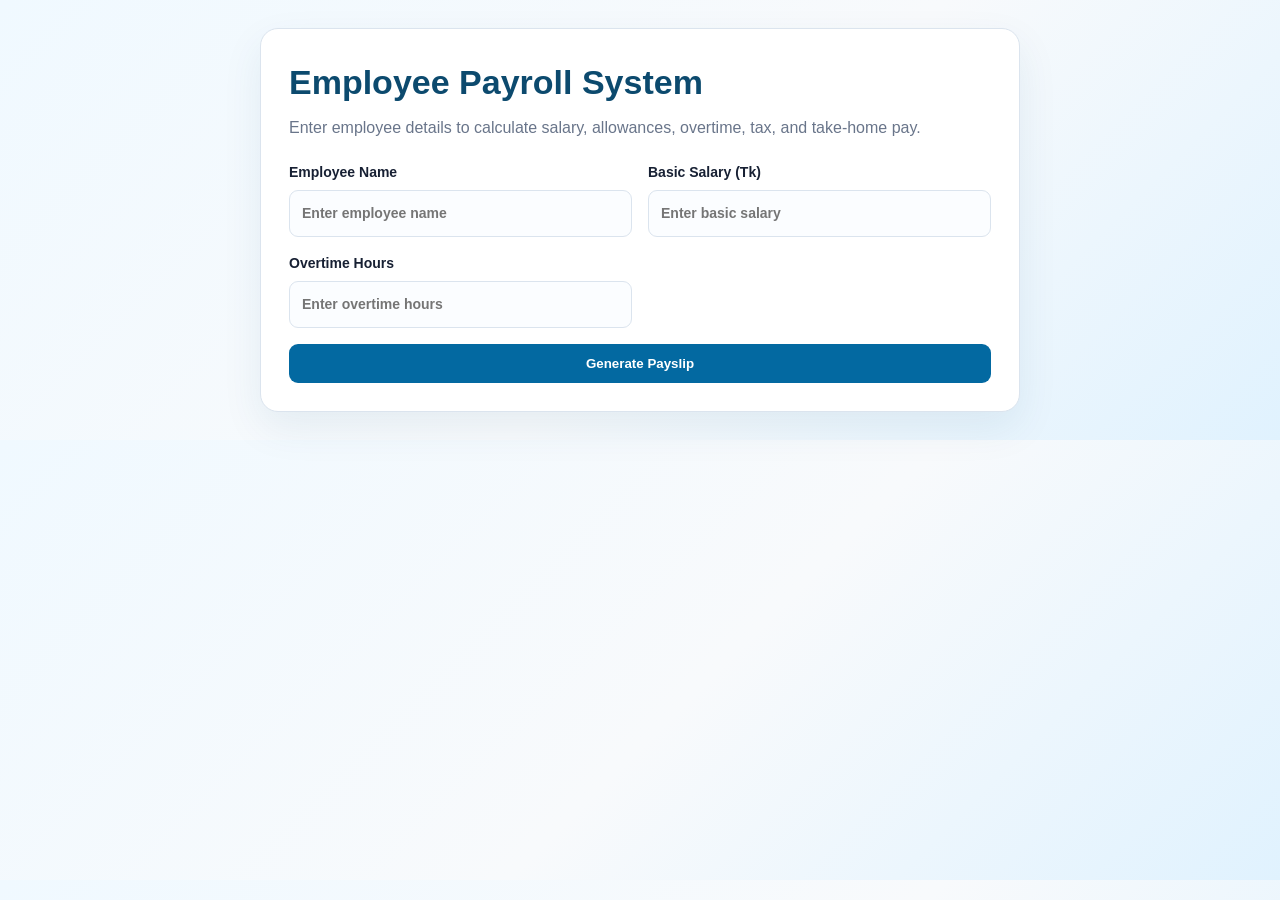
<file: Lab_05_Employee_Payroll/index.html>
<!doctype html>
<html lang="en">
  <head>
    <meta charset="UTF-8" />
    <meta name="viewport" content="width=device-width, initial-scale=1.0" />
    <title>Employee Payroll System</title>
    <style>
      :root {
        --blue: #0369a1;
        --blue-dark: #0c4a6e;
        --blue-light: #f0f9ff;
        --green: #15803d;
        --orange: #c2410c;
        --purple: #6d28d9;
        --text: #172033;
        --muted: #69758a;
        --line: #dbe4ee;
        --red: #b42318;
      }
      * {
        box-sizing: border-box;
      }
      body {
        margin: 0;
        padding: 28px 16px;
        font-family: Arial, sans-serif;
        color: var(--text);
        background: linear-gradient(135deg, #f0f9ff, #f8fafc 55%, #e0f2fe);
        line-height: 1.5;
      }
      .container {
        max-width: 760px;
        margin: auto;
        padding: 28px;
        background: #fff;
        border: 1px solid var(--line);
        border-radius: 18px;
        box-shadow: 0 16px 40px #0c4a6e14;
      }
      h1 {
        margin: 0 0 8px;
        color: var(--blue-dark);
        font-size: clamp(25px, 4vw, 34px);
      }
      .note {
        margin: 0 0 22px;
        color: var(--muted);
      }
      form {
        display: grid;
        grid-template-columns: repeat(2, minmax(0, 1fr));
        gap: 16px;
      }
      label {
        display: flex;
        flex-direction: column;
        gap: 7px;
        font-size: 14px;
        font-weight: 700;
      }
      input {
        width: 100%;
        padding: 12px;
        border: 1px solid var(--line);
        border-radius: 9px;
        font: inherit;
        background: #fbfdff;
      }
      input:focus {
        outline: 3px solid #e0f2fe;
        border-color: var(--blue);
      }
      .field-error {
        font-size: 12px;
        color: var(--red);
        font-weight: 400;
      }
      .field-error:empty {
        display: none;
      }
      .invalid {
        border-color: var(--red);
        background: #fffafa;
      }
      button {
        padding: 12px 16px;
        border: 0;
        border-radius: 9px;
        background: var(--blue);
        color: white;
        font-weight: 700;
        cursor: pointer;
      }
      button:hover {
        background: var(--blue-dark);
      }
      form button {
        grid-column: 1/-1;
      }
      .result {
        margin-top: 22px;
        padding: 22px;
        border: 1px solid #bae6fd;
        border-radius: 13px;
        background: linear-gradient(145deg, #f0f9ff, #fff);
        box-shadow: inset 4px 0 #0369a1;
      }
      .result h2 {
        margin: 0 0 14px;
        color: var(--blue-dark);
      }
      .pay-row {
        display: flex;
        justify-content: space-between;
        gap: 16px;
        padding: 9px 0;
        border-bottom: 1px solid var(--line);
      }
      .pay-row span:last-child {
        text-align: right;
        font-variant-numeric: tabular-nums;
      }
      .pay-row:nth-of-type(odd) {
        color: var(--green);
      }
      .pay-row.tax {
        color: var(--orange);
      }
      .pay-row.net {
        margin-top: 8px;
        padding: 15px 0 0;
        border: 0;
        color: var(--purple);
        font-size: 20px;
        font-weight: 800;
      }
      .print {
        margin-top: 16px;
        background: var(--green);
      }
      .print:hover {
        background: #166534;
      }
      @media (max-width: 540px) {
        body {
          padding: 15px 9px;
        }
        .container {
          padding: 20px 15px;
        }
        form {
          grid-template-columns: 1fr;
        }
        form button {
          grid-column: auto;
        }
        .result {
          padding: 17px;
        }
      }
      @media print {
        body {
          padding: 0;
          background: white;
        }
        .container {
          max-width: none;
          border: 0;
          box-shadow: none;
        }
        .note,
        form,
        .print {
          display: none !important;
        }
        .result {
          box-shadow: none;
        }
      }
    </style>
  </head>
  <body>
    <main class="container">
      <h1>Employee Payroll System</h1>
      <p class="note">
        Enter employee details to calculate salary, allowances, overtime, tax,
        and take-home pay.
      </p>
      <form id="payrollForm" novalidate>
        <label
          >Employee Name
          <input
            id="name"
            type="text"
            placeholder="Enter employee name"
            autocomplete="name"
            required
          />
          <span id="nameError" class="field-error"></span>
        </label>
        <label
          >Basic Salary (Tk)
          <input
            id="salary"
            type="number"
            min="0"
            step="any"
            placeholder="Enter basic salary"
            required
          />
          <span id="salaryError" class="field-error"></span>
        </label>
        <label
          >Overtime Hours
          <input
            id="hours"
            type="number"
            min="0"
            step="0.5"
            placeholder="Enter overtime hours"
            required
          />
          <span id="hoursError" class="field-error"></span>
        </label>
        <button type="submit">Generate Payslip</button>
      </form>
      <section id="payslip" class="result" hidden></section>
    </main>
    <script>
      const $ = (id) => document.getElementById(id);
      const form = $("payrollForm"),
        payslip = $("payslip");
      const fields = {
        name: [$("name"), $("nameError")],
        salary: [$("salary"), $("salaryError")],
        hours: [$("hours"), $("hoursError")],
      };
      function showError(key, message) {
        const [input, error] = fields[key];
        error.textContent = message;
        input.classList.toggle("invalid", !!message);
        input.setAttribute("aria-invalid", message ? "true" : "false");
      }
      function checkName() {
        const value = fields.name[0].value.trim();
        const valid = /^[A-Za-z]+(?:[ '-][A-Za-z]+)*$/.test(value);
        showError(
          "name",
          valid ? "" : "Enter a name using English letters only.",
        );
        return valid;
      }
      function checkNumber(key, label) {
        const [input] = fields[key],
          value = input.value.trim(),
          number = Number(value);
        const valid = value !== "" && Number.isFinite(number) && number >= 0;
        showError(
          key,
          valid ? "" : label + " is required and must be 0 or more.",
        );
        return valid;
      }
      function money(n) {
        return (
          "Tk " +
          n.toLocaleString("en-BD", {
            minimumFractionDigits: 2,
            maximumFractionDigits: 2,
          })
        );
      }
      fields.name[0].addEventListener("input", () => {
        fields.name[0].value = fields.name[0].value.replace(/[0-9]/g, "");
        checkName();
        payslip.hidden = true;
      });
      fields.salary[0].addEventListener("input", () => {
        checkNumber("salary", "Basic salary");
        payslip.hidden = true;
      });
      fields.hours[0].addEventListener("input", () => {
        checkNumber("hours", "Overtime hours");
        payslip.hidden = true;
      });
      form.addEventListener("submit", (event) => {
        event.preventDefault();
        const validName = checkName(),
          validSalary = checkNumber("salary", "Basic salary"),
          validHours = checkNumber("hours", "Overtime hours");
        if (!validName || !validSalary || !validHours) {
          payslip.hidden = true;
          const invalid = Object.values(fields).find(([input]) =>
            input.classList.contains("invalid"),
          );
          if (invalid) invalid[0].focus();
          return;
        }
        const name = fields.name[0].value.trim(),
          basic = Number(fields.salary[0].value),
          hours = Number(fields.hours[0].value);
        const house = basic * 0.2,
          medical = basic * 0.1,
          transport = basic * 0.05,
          overtime = hours * 500;
        const gross = basic + house + medical + transport + overtime;
        const rate = gross > 100000 ? 0.15 : gross > 50000 ? 0.1 : 0,
          tax = gross * rate,
          net = gross - tax;
        payslip.innerHTML = `
 <h2>Payslip: ${escapeHTML(name)}</h2>
 <div class="pay-row"><span>Basic Salary</span><span>${money(basic)}</span></div>
 <div class="pay-row"><span>House Rent (20%)</span><span>${money(house)}</span></div>
 <div class="pay-row"><span>Medical Allowance (10%)</span><span>${money(medical)}</span></div>
 <div class="pay-row"><span>Transport Allowance (5%)</span><span>${money(transport)}</span></div>
 <div class="pay-row"><span>Overtime (${hours} hours)</span><span>${money(overtime)}</span></div>
 <div class="pay-row"><span>Gross Salary</span><span>${money(gross)}</span></div>
 <div class="pay-row tax"><span>Tax (${rate * 100}%)</span><span>${money(tax)}</span></div>
 <div class="pay-row net"><span>Net Salary</span><span>${money(net)}</span></div>
 <button class="print" type="button" onclick="window.print()">Print Payslip</button>`;
        payslip.hidden = false;
        payslip.scrollIntoView({ behavior: "smooth", block: "nearest" });
      });
      function escapeHTML(text) {
        return text.replace(
          /[&<>"']/g,
          (char) =>
            ({
              "&": "&amp;",
              "<": "&lt;",
              ">": "&gt;",
              '"': "&quot;",
              "'": "&#39;",
            })[char],
        );
      }
    </script>
  </body>
</html>
</file>
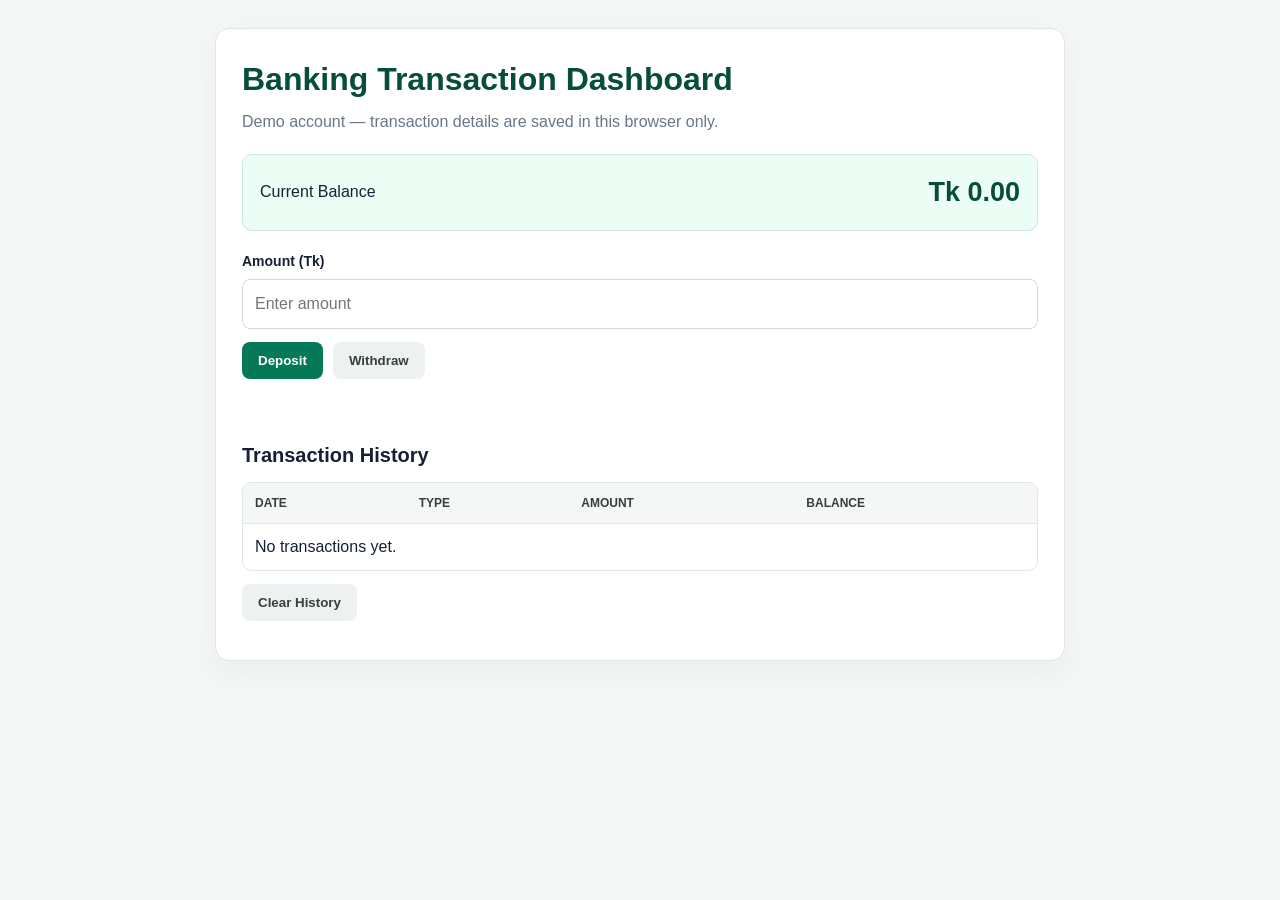
<file: Lab_06_Banking_Transaction_Dashboard/index.html>
<!doctype html>
<html lang="en">
  <head>
    <meta charset="UTF-8" />
    <meta name="viewport" content="width=device-width, initial-scale=1.0" />
    <title>Banking Transaction Dashboard</title>
    <style>
      :root {
        --green: #047857;
        --dark: #064e3b;
        --light: #ecfdf5;
        --text: #172033;
        --muted: #69758a;
        --line: #dfe7e5;
        --red: #b42318;
      }
      * {
        box-sizing: border-box;
      }
      body {
        margin: 0;
        padding: 28px 15px;
        font-family: Arial, sans-serif;
        color: var(--text);
        background: #f5f7f7;
        line-height: 1.5;
      }
      .container {
        max-width: 850px;
        margin: auto;
        padding: 26px;
        background: #fff;
        border: 1px solid var(--line);
        border-radius: 14px;
        box-shadow: 0 10px 30px #1028200d;
      }
      h1 {
        margin: 0 0 7px;
        color: var(--dark);
        font-size: clamp(24px, 4vw, 32px);
      }
      h2 {
        margin: 25px 0 12px;
        font-size: 20px;
      }
      .muted {
        margin: 0 0 20px;
        color: var(--muted);
      }
      .balance {
        display: flex;
        justify-content: space-between;
        align-items: center;
        gap: 12px;
        padding: 17px;
        background: var(--light);
        border: 1px solid #cce8dc;
        border-radius: 10px;
      }
      .balance strong {
        font-size: clamp(20px, 3vw, 27px);
        color: var(--dark);
      }
      label {
        display: block;
        margin: 20px 0 7px;
        font-size: 14px;
        font-weight: 700;
      }
      input {
        width: 100%;
        padding: 12px;
        border: 1px solid #cfd9d6;
        border-radius: 8px;
        font: inherit;
      }
      input:focus {
        outline: 3px solid #d8f3e7;
        border-color: var(--green);
      }
      .actions {
        display: flex;
        gap: 10px;
        flex-wrap: wrap;
        margin: 13px 0;
      }
      button {
        padding: 11px 16px;
        border: 0;
        border-radius: 8px;
        background: var(--green);
        color: #fff;
        font-weight: 700;
        cursor: pointer;
      }
      button:hover {
        background: var(--dark);
      }
      .secondary {
        background: #edf1ef;
        color: #34413d;
      }
      .secondary:hover {
        background: #dfe7e3;
      }
      #message {
        min-height: 22px;
        font-size: 14px;
        color: var(--green);
      }
      #message.error {
        color: var(--red);
      }
      .table-wrap {
        overflow-x: auto;
        border: 1px solid var(--line);
        border-radius: 10px;
      }
      table {
        width: 100%;
        border-collapse: collapse;
      }
      th,
      td {
        text-align: left;
        padding: 11px 12px;
        border-bottom: 1px solid var(--line);
        white-space: nowrap;
      }
      th {
        background: #f4f7f6;
        color: #34413d;
        font-size: 12px;
        text-transform: uppercase;
      }
      tr:last-child td {
        border-bottom: 0;
      }
      tbody tr:hover {
        background: #fafcfb;
      }
      @media (max-width: 520px) {
        body {
          padding: 14px 8px;
        }
        .container {
          padding: 18px 13px;
        }
        .balance {
          align-items: flex-start;
          flex-direction: column;
        }
        th,
        td {
          padding: 9px;
          font-size: 12px;
        }
      }
      @media print {
        body {
          padding: 0;
          background: #fff;
        }
        .container {
          border: 0;
          box-shadow: none;
        }
        .actions,
        label,
        input {
          display: none !important;
        }
      }
    </style>
  </head>
  <body>
    <main class="container">
      <h1>Banking Transaction Dashboard</h1>
      <p class="muted">
        Demo account — transaction details are saved in this browser only.
      </p>
      <div class="balance">
        <span>Current Balance</span><strong id="balance">Tk 0.00</strong>
      </div>
      <label for="amount">Amount (Tk)</label>
      <input
        id="amount"
        type="number"
        min="0.01"
        step="0.01"
        placeholder="Enter amount"
      />
      <div class="actions">
        <button type="button" onclick="deposit()">Deposit</button>
        <button type="button" class="secondary" onclick="withdraw()">
          Withdraw
        </button>
      </div>
      <p id="message" aria-live="polite"></p>
      <h2>Transaction History</h2>
      <div class="table-wrap">
        <table>
          <thead>
            <tr>
              <th>Date</th>
              <th>Type</th>
              <th>Amount</th>
              <th>Balance</th>
            </tr>
          </thead>
          <tbody id="history"></tbody>
        </table>
      </div>
      <div class="actions">
        <button type="button" class="secondary" onclick="clearHistory()">
          Clear History
        </button>
      </div>
    </main>
    <script>
      const STORAGE_KEY = "lab6BankDemo";
      let account = { balance: 0, history: [] };
      try {
        const saved = JSON.parse(localStorage.getItem(STORAGE_KEY));
        if (
          saved &&
          Number.isFinite(saved.balance) &&
          Array.isArray(saved.history)
        )
          account = saved;
      } catch (error) {}
      const $ = (id) => document.getElementById(id);
      const money = (value) =>
        "Tk " +
        value.toLocaleString("en-BD", {
          minimumFractionDigits: 2,
          maximumFractionDigits: 2,
        });

      function saveAccount() {
        try {
          localStorage.setItem(STORAGE_KEY, JSON.stringify(account));
        } catch (error) {
          $("message").textContent = "Could not save data in this browser.";
        }
      }
      function render() {
        $("balance").textContent = money(account.balance);
        $("history").innerHTML =
          account.history
            .slice()
            .reverse()
            .map(
              (item) =>
                `<tr><td>${item.date}</td><td>${item.type}</td><td>${money(item.amount)}</td><td>${money(item.balance)}</td></tr>`,
            )
            .join("") || '<tr><td colspan="4">No transactions yet.</td></tr>';
      }
      function transact(type) {
        const input = $("amount"),
          amount = Number(input.value),
          message = $("message");
        message.classList.remove("error");
        if (
          input.value.trim() === "" ||
          !Number.isFinite(amount) ||
          amount <= 0
        ) {
          message.textContent = "Enter an amount greater than zero.";
          message.classList.add("error");
          return;
        }
        if (type === "Withdraw" && amount > account.balance) {
          message.textContent =
            "Insufficient balance. You cannot withdraw more than your balance.";
          message.classList.add("error");
          return;
        }
        account.balance = Number(
          (account.balance + (type === "Deposit" ? amount : -amount)).toFixed(
            2,
          ),
        );
        account.history.push({
          date: new Date().toLocaleString(),
          type,
          amount,
          balance: account.balance,
        });
        saveAccount();
        render();
        message.textContent = type + " successful.";
        input.value = "";
      }
      function deposit() {
        transact("Deposit");
      }
      function withdraw() {
        transact("Withdraw");
      }
      function clearHistory() {
        account.history = [];
        saveAccount();
        render();
        $("message").classList.remove("error");
        $("message").textContent =
          "Transaction history cleared. Your balance has not changed.";
      }
      $("amount").addEventListener("keydown", (event) => {
        if (event.key === "Enter") deposit();
      });
      render();
    </script>
  </body>
</html>
</file>
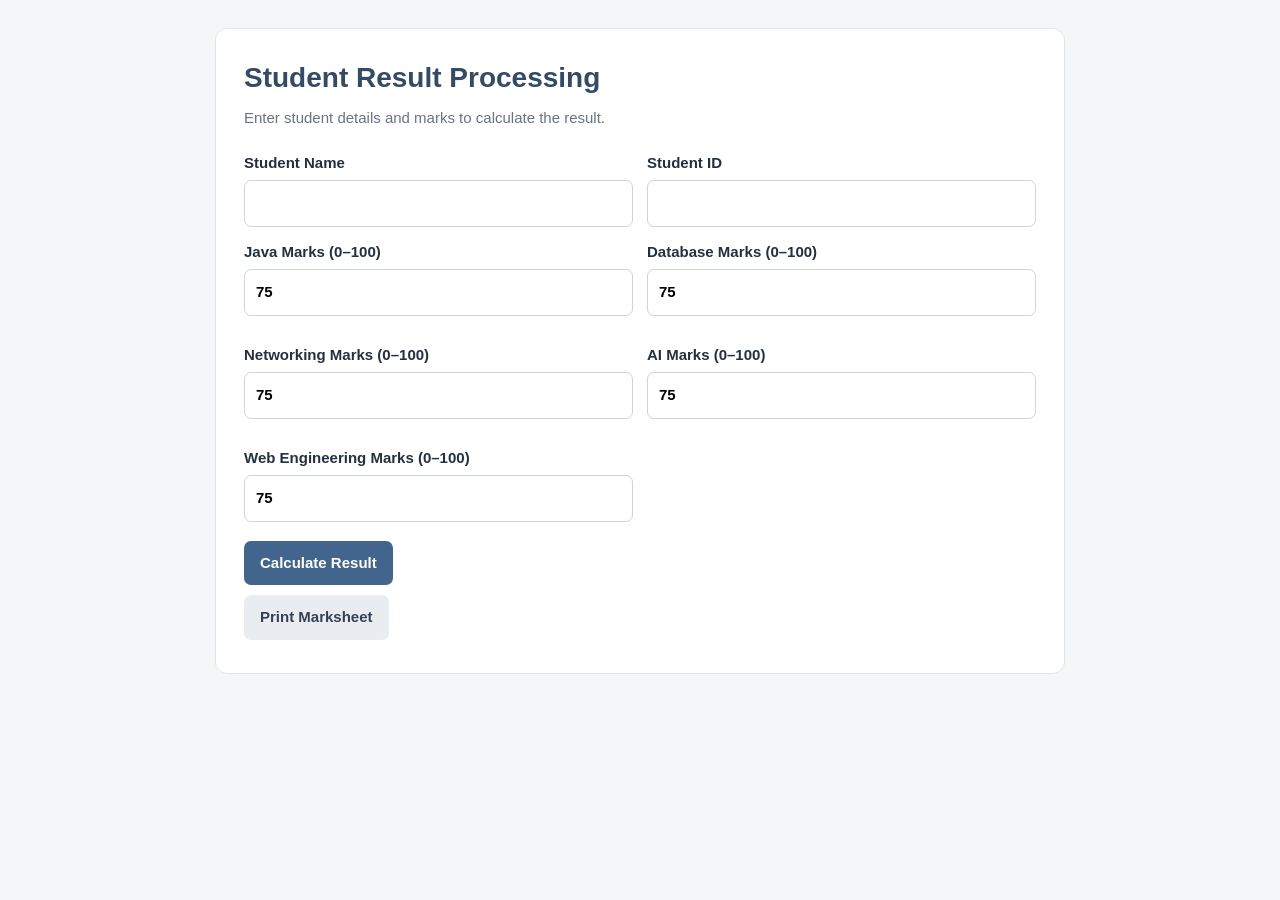
<file: Lab_07_Student_Result_Processing/index.html>
<!doctype html>
<html lang="en">
  <head>
    <meta charset="UTF-8" />
    <meta name="viewport" content="width=device-width, initial-scale=1.0" />
    <title>Student Result Processing</title>
    <style>
      * {
        box-sizing: border-box;
      }
      body {
        margin: 0;
        padding: 28px 14px;
        background: #f4f6f8;
        color: #243042;
        font:
          15px/1.5 Arial,
          sans-serif;
      }
      main {
        max-width: 850px;
        margin: 0 auto;
        padding: 28px;
        background: #fff;
        border: 1px solid #e0e5eb;
        border-radius: 12px;
      }
      h1 {
        margin: 0 0 8px;
        color: #344b68;
        font-size: 28px;
      }
      .intro {
        margin: 0 0 22px;
        color: #687386;
      }
      .grid {
        display: grid;
        grid-template-columns: repeat(2, minmax(0, 1fr));
        gap: 14px;
      }
      label {
        display: block;
        margin-bottom: 14px;
        font-weight: 600;
      }
      input {
        display: block;
        width: 100%;
        margin-top: 6px;
        padding: 11px;
        border: 1px solid #ccd4df;
        border-radius: 7px;
        background: #fff;
        font: inherit;
      }
      input:focus {
        outline: 2px solid #d7e3f1;
        border-color: #54749a;
      }
      button {
        padding: 11px 16px;
        border: 0;
        border-radius: 7px;
        background: #42658d;
        color: white;
        font: inherit;
        font-weight: 600;
        cursor: pointer;
        margin: 5px 8px 5px 0;
      }
      button:hover {
        background: #345476;
      }
      .secondary {
        background: #e9edf2;
        color: #344054;
      }
      .secondary:hover {
        background: #dce3eb;
      }
      .result {
        margin-top: 22px;
        padding: 20px;
        border: 1px solid #dce3eb;
        border-radius: 9px;
        background: #fafbfd;
      }
      .result[hidden] {
        display: none;
      }
      .table-wrap {
        overflow-x: auto;
        margin: 14px 0;
      }
      table {
        width: 100%;
        border-collapse: collapse;
        background: white;
      }
      th,
      td {
        padding: 10px 12px;
        border: 1px solid #dce3eb;
        text-align: left;
      }
      th {
        background: #edf1f6;
        color: #344b68;
      }
      .summary {
        margin: 8px 0;
      }
      .cgpa {
        font-size: 20px;
        font-weight: 700;
        color: #344b68;
      }
      @media (max-width: 560px) {
        main {
          padding: 20px 15px;
        }
        .grid {
          grid-template-columns: 1fr;
          gap: 0;
        }
        h1 {
          font-size: 24px;
        }
      }
      @media print {
        body {
          padding: 0;
          background: white;
        }
        main {
          max-width: none;
          padding: 0;
          border: 0;
        }
        form,
        .print-button,
        .intro {
          display: none !important;
        }
        .result {
          border: 0;
          padding: 0;
          background: white;
        }
      }
    </style>
  </head>
  <body>
    <main>
      <h1>Student Result Processing</h1>
      <p class="intro">
        Enter student details and marks to calculate the result.
      </p>

      <form id="resultForm">
        <div class="grid">
          <label
            >Student Name
            <input id="student" type="text" required />
          </label>
          <label
            >Student ID
            <input id="sid" type="text" required />
          </label>
        </div>
        <div class="grid" id="marks"></div>
        <button type="submit">Calculate Result</button>
      </form>

      <section id="result" class="result" hidden></section>
      <button
        class="secondary print-button"
        type="button"
        onclick="window.print()"
      >
        Print Marksheet
      </button>
    </main>

    <script>
      const subjects = [
        "Java",
        "Database",
        "Networking",
        "AI",
        "Web Engineering",
      ];
      const marksBox = document.getElementById("marks");
      const form = document.getElementById("resultForm");
      const result = document.getElementById("result");

      // Create an input for each subject.
      marksBox.innerHTML = subjects
        .map(
          (subject, index) => `
      <label>${subject} Marks (0–100)
        <input id="mark${index}" type="number" min="0" max="100" value="75" required>
      </label>
    `,
        )
        .join("");

      function getGrade(mark) {
        if (mark >= 80) return ["A+", 4.0];
        if (mark >= 75) return ["A", 3.75];
        if (mark >= 70) return ["A-", 3.5];
        if (mark >= 65) return ["B+", 3.25];
        if (mark >= 60) return ["B", 3.0];
        if (mark >= 50) return ["C", 2.0];
        return ["F", 0.0];
      }

      function escapeHTML(value) {
        return value.replace(
          /[&<>"']/g,
          (character) =>
            ({
              "&": "&amp;",
              "<": "&lt;",
              ">": "&gt;",
              '"': "&quot;",
              "'": "&#39;",
            })[character],
        );
      }

      form.addEventListener("submit", function (event) {
        event.preventDefault();

        const student = document.getElementById("student").value.trim();
        const studentId = document.getElementById("sid").value.trim();
        const marks = subjects.map((subject, index) => ({
          subject,
          mark: Number(document.getElementById("mark" + index).value),
        }));

        if (
          !student ||
          !studentId ||
          marks.some(
            (item) =>
              !Number.isFinite(item.mark) || item.mark < 0 || item.mark > 100,
          )
        ) {
          alert("Enter the student details and marks from 0 to 100.");
          return;
        }

        const total = marks.reduce((sum, item) => sum + item.mark, 0);
        const percentage = (total / 500) * 100;
        const cgpa =
          marks.reduce((sum, item) => sum + getGrade(item.mark)[1], 0) /
          subjects.length;

        const rows = marks
          .map((item) => {
            const [grade, gpa] = getGrade(item.mark);
            return `<tr><td>${item.subject}</td><td>${item.mark}</td><td>${grade}</td><td>${gpa.toFixed(2)}</td></tr>`;
          })
          .join("");

        result.innerHTML = `
        <h2>Marksheet</h2>
        <p><strong>Student Name:</strong> ${escapeHTML(student)}</p>
        <p><strong>Student ID:</strong> ${escapeHTML(studentId)}</p>
        <div class="table-wrap">
          <table>
            <thead><tr><th>Subject</th><th>Marks</th><th>Grade</th><th>GPA</th></tr></thead>
            <tbody>${rows}</tbody>
          </table>
        </div>
        <p class="summary"><strong>Total:</strong> ${total}/500</p>
        <p class="summary"><strong>Percentage:</strong> ${percentage.toFixed(2)}%</p>
        <p class="cgpa">CGPA: ${cgpa.toFixed(2)}/4.00</p>
      `;
        result.hidden = false;
      });
    </script>
  </body>
</html>
</file>
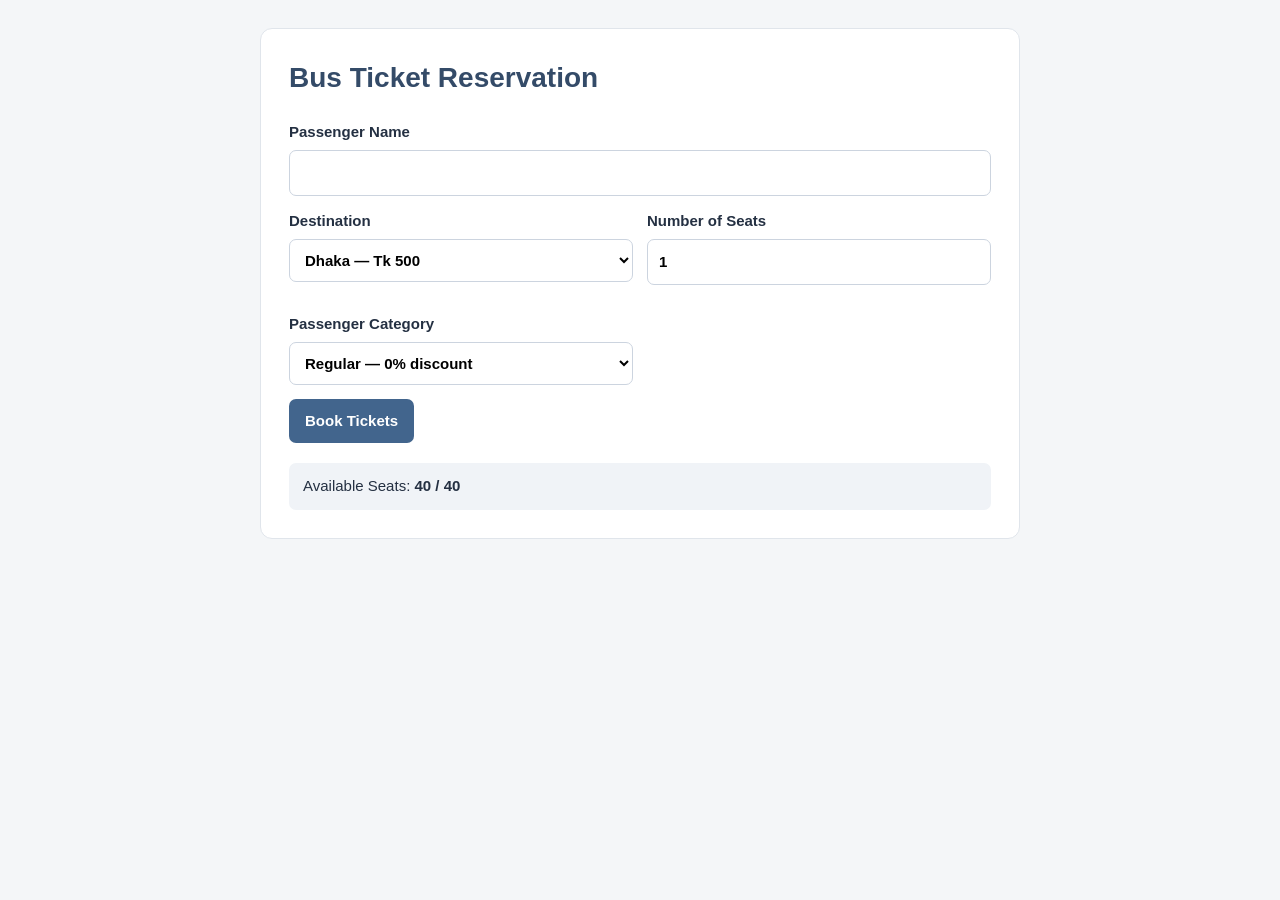
<file: Lab_08_Bus_Ticket_Reservation/index.html>
<!doctype html>
<html lang="en">
  <head>
    <meta charset="UTF-8" />
    <meta name="viewport" content="width=device-width, initial-scale=1.0" />
    <title>Bus Ticket Reservation</title>
    <style>
      * {
        box-sizing: border-box;
      }
      body {
        margin: 0;
        padding: 28px 14px;
        background: #f4f6f8;
        color: #243042;
        font:
          15px/1.5 Arial,
          sans-serif;
      }
      main {
        max-width: 760px;
        margin: 0 auto;
        padding: 28px;
        background: #fff;
        border: 1px solid #e0e5eb;
        border-radius: 12px;
      }
      h1 {
        margin: 0 0 22px;
        color: #344b68;
        font-size: 28px;
      }
      .grid {
        display: grid;
        grid-template-columns: repeat(2, minmax(0, 1fr));
        gap: 14px;
      }
      label {
        display: block;
        margin-bottom: 14px;
        font-weight: 600;
      }
      input,
      select {
        display: block;
        width: 100%;
        margin-top: 6px;
        padding: 11px;
        border: 1px solid #ccd4df;
        border-radius: 7px;
        background: #fff;
        font: inherit;
      }
      input:focus,
      select:focus {
        outline: 2px solid #d7e3f1;
        border-color: #54749a;
      }
      button {
        padding: 11px 16px;
        border: 0;
        border-radius: 7px;
        background: #42658d;
        color: white;
        font: inherit;
        font-weight: 600;
        cursor: pointer;
      }
      button:hover {
        background: #345476;
      }
      .available {
        margin: 20px 0 0;
        padding: 12px 14px;
        background: #f0f3f7;
        border-radius: 7px;
      }
      .ticket {
        margin-top: 20px;
        padding: 20px;
        border: 1px solid #dce3eb;
        border-radius: 9px;
        background: #fafbfd;
      }
      .ticket[hidden] {
        display: none;
      }
      .ticket h2 {
        margin-top: 0;
        color: #344b68;
      }
      .ticket-total {
        font-size: 20px;
        font-weight: 700;
        color: #344b68;
      }
      .print-button {
        margin-top: 10px;
      }
      @media (max-width: 560px) {
        main {
          padding: 20px 15px;
        }
        .grid {
          grid-template-columns: 1fr;
          gap: 0;
        }
        h1 {
          font-size: 24px;
        }
      }
      @media print {
        body {
          padding: 0;
          background: white;
        }
        main {
          max-width: none;
          padding: 0;
          border: 0;
        }
        form,
        .available,
        .print-button {
          display: none !important;
        }
        .ticket {
          border: 0;
          padding: 0;
          background: white;
        }
      }
    </style>
  </head>
  <body>
    <main>
      <h1>Bus Ticket Reservation</h1>

      <form id="bookingForm">
        <label
          >Passenger Name
          <input id="passenger" type="text" required />
        </label>

        <div class="grid">
          <label
            >Destination
            <select id="destination">
              <option value="500">Dhaka — Tk 500</option>
              <option value="800">Chittagong — Tk 800</option>
              <option value="700">Sylhet — Tk 700</option>
              <option value="600">Rajshahi — Tk 600</option>
            </select>
          </label>

          <label
            >Number of Seats
            <input
              id="seats"
              type="number"
              min="1"
              step="1"
              value="1"
              required
            />
          </label>

          <label
            >Passenger Category
            <select id="category">
              <option value="0">Regular — 0% discount</option>
              <option value="50">Child — 50% discount</option>
              <option value="15">Student — 15% discount</option>
              <option value="20">Senior Citizen — 20% discount</option>
            </select>
          </label>
        </div>

        <button type="submit">Book Tickets</button>
      </form>

      <p class="available">
        Available Seats: <strong id="available">40 / 40</strong>
      </p>
      <section id="ticket" class="ticket" hidden></section>
    </main>

    <script>
      let availableSeats = 40;

      const form = document.getElementById("bookingForm");
      const ticket = document.getElementById("ticket");
      const availableDisplay = document.getElementById("available");

      function formatMoney(amount) {
        return (
          "Tk " +
          amount.toLocaleString("en-BD", {
            minimumFractionDigits: 2,
            maximumFractionDigits: 2,
          })
        );
      }

      function escapeHTML(value) {
        return value.replace(
          /[&<>"']/g,
          (character) =>
            ({
              "&": "&amp;",
              "<": "&lt;",
              ">": "&gt;",
              '"': "&quot;",
              "'": "&#39;",
            })[character],
        );
      }

      form.addEventListener("submit", function (event) {
        event.preventDefault();

        const name = document.getElementById("passenger").value.trim();
        const destinationSelect = document.getElementById("destination");
        const destination =
          destinationSelect.options[destinationSelect.selectedIndex].text.split(
            " — ",
          )[0];
        const fare = Number(destinationSelect.value);
        const seats = Number(document.getElementById("seats").value);
        const discountRate = Number(document.getElementById("category").value);

        if (!name) {
          alert("Please enter the passenger name.");
          return;
        }

        if (!Number.isInteger(seats) || seats < 1) {
          alert("Please enter a valid number of seats.");
          return;
        }

        if (seats > availableSeats) {
          alert("Not enough seats available.");
          return;
        }

        const baseFare = fare * seats;
        const discount = (baseFare * discountRate) / 100;
        const totalFare = baseFare - discount;

        availableSeats -= seats;
        availableDisplay.textContent = availableSeats + " / 40";

        ticket.innerHTML = `
        <h2>Ticket Confirmation</h2>
        <p><strong>Passenger:</strong> ${escapeHTML(name)}</p>
        <p><strong>Destination:</strong> ${destination}</p>
        <p><strong>Seats:</strong> ${seats}</p>
        <p><strong>Base Fare:</strong> ${formatMoney(baseFare)}</p>
        <p><strong>Discount (${discountRate}%):</strong> ${formatMoney(discount)}</p>
        <p class="ticket-total">Total Fare: ${formatMoney(totalFare)}</p>
        <button class="print-button" type="button" onclick="window.print()">Print Ticket</button>
      `;
        ticket.hidden = false;
      });
    </script>
  </body>
</html>
</file>
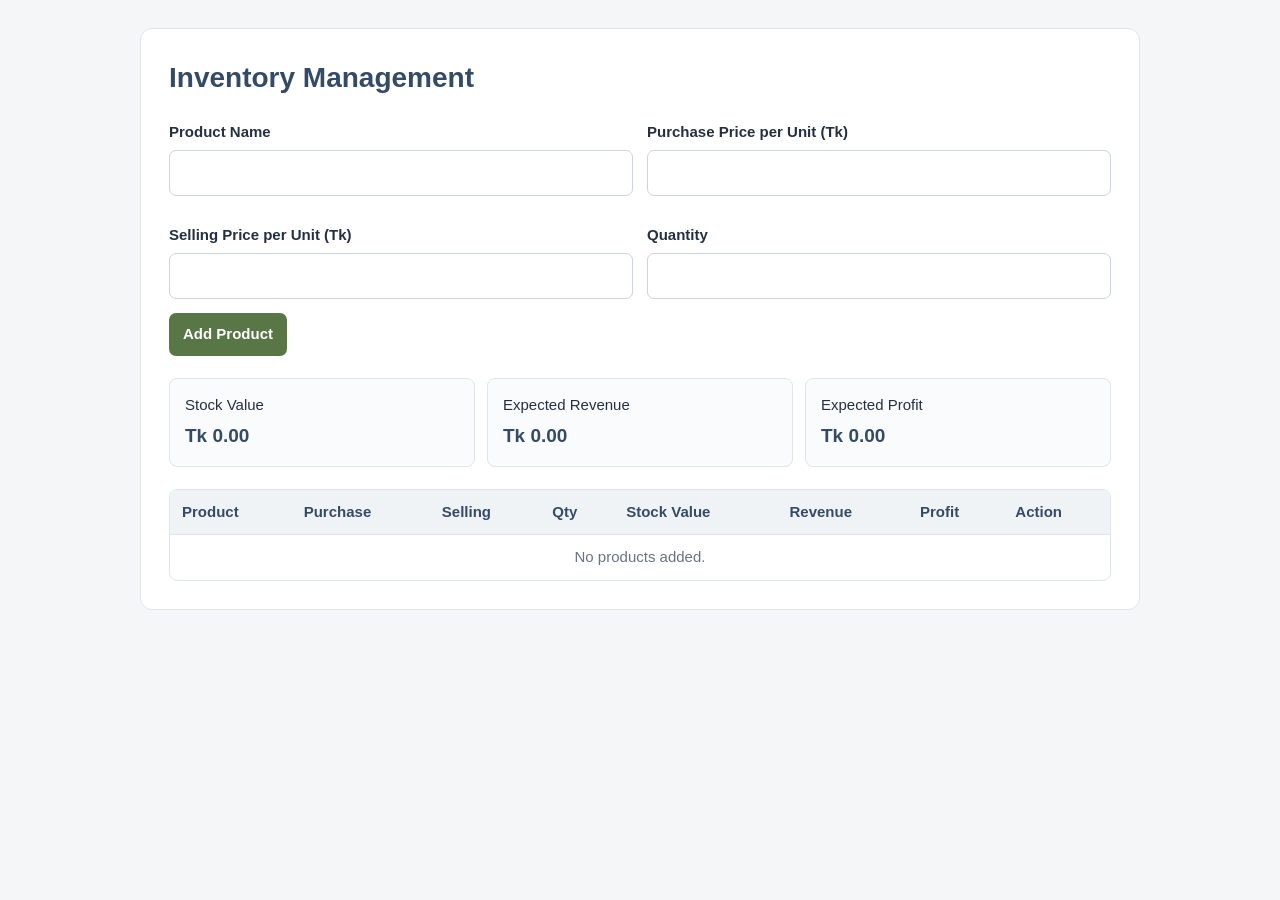
<file: Lab_09_Inventory_Management/index.html>
<!doctype html>
<html lang="en">
  <head>
    <meta charset="UTF-8" />
    <meta name="viewport" content="width=device-width, initial-scale=1.0" />
    <title>Inventory Management</title>
    <style>
      * {
        box-sizing: border-box;
      }
      body {
        margin: 0;
        padding: 28px 14px;
        background: #f4f6f8;
        color: #243042;
        font:
          15px/1.5 Arial,
          sans-serif;
      }
      main {
        max-width: 1000px;
        margin: 0 auto;
        padding: 28px;
        background: #fff;
        border: 1px solid #e0e5eb;
        border-radius: 12px;
      }
      h1 {
        margin: 0 0 22px;
        color: #344b68;
        font-size: 28px;
      }
      .grid {
        display: grid;
        grid-template-columns: repeat(2, minmax(0, 1fr));
        gap: 14px;
      }
      label {
        display: block;
        margin-bottom: 14px;
        font-weight: 600;
      }
      input {
        display: block;
        width: 100%;
        margin-top: 6px;
        padding: 11px;
        border: 1px solid #ccd4df;
        border-radius: 7px;
        font: inherit;
      }
      input:focus {
        outline: 2px solid #dce8d0;
        border-color: #64804a;
      }
      button {
        padding: 10px 14px;
        border: 0;
        border-radius: 7px;
        background: #597647;
        color: #fff;
        font: inherit;
        font-weight: 600;
        cursor: pointer;
      }
      button:hover {
        background: #476238;
      }
      .stats {
        display: grid;
        grid-template-columns: repeat(3, minmax(0, 1fr));
        gap: 12px;
        margin: 22px 0;
      }
      .stat {
        padding: 15px;
        border: 1px solid #e0e5eb;
        border-radius: 8px;
        background: #fafbfd;
      }
      .stat strong {
        display: block;
        margin-top: 6px;
        color: #344b68;
        font-size: 19px;
      }
      .table-wrap {
        overflow-x: auto;
        border: 1px solid #e0e5eb;
        border-radius: 8px;
      }
      table {
        width: 100%;
        min-width: 760px;
        border-collapse: collapse;
      }
      th,
      td {
        padding: 11px 12px;
        border-bottom: 1px solid #e0e5eb;
        text-align: left;
        white-space: nowrap;
      }
      th {
        background: #f0f3f6;
        color: #344b68;
      }
      tr:last-child td {
        border-bottom: 0;
      }
      .remove {
        background: #e9edf2;
        color: #344054;
      }
      .remove:hover {
        background: #dce3eb;
      }
      .empty {
        text-align: center;
        color: #687386;
      }
      @media (max-width: 650px) {
        main {
          padding: 20px 15px;
        }
        .grid,
        .stats {
          grid-template-columns: 1fr;
        }
        h1 {
          font-size: 24px;
        }
      }
    </style>
  </head>
  <body>
    <main>
      <h1>Inventory Management</h1>

      <form id="inventoryForm">
        <div class="grid">
          <label
            >Product Name
            <input id="product" type="text" required />
          </label>
          <label
            >Purchase Price per Unit (Tk)
            <input id="purchase" type="number" min="0" step="0.01" required />
          </label>
          <label
            >Selling Price per Unit (Tk)
            <input id="selling" type="number" min="0" step="0.01" required />
          </label>
          <label
            >Quantity
            <input id="quantity" type="number" min="0" step="1" required />
          </label>
        </div>
        <button type="submit">Add Product</button>
      </form>

      <div class="stats">
        <div class="stat">
          Stock Value<strong id="stockValue">Tk 0.00</strong>
        </div>
        <div class="stat">
          Expected Revenue<strong id="revenue">Tk 0.00</strong>
        </div>
        <div class="stat">
          Expected Profit<strong id="profit">Tk 0.00</strong>
        </div>
      </div>

      <div class="table-wrap">
        <table>
          <thead>
            <tr>
              <th>Product</th>
              <th>Purchase</th>
              <th>Selling</th>
              <th>Qty</th>
              <th>Stock Value</th>
              <th>Revenue</th>
              <th>Profit</th>
              <th>Action</th>
            </tr>
          </thead>
          <tbody id="inventory"></tbody>
        </table>
      </div>
    </main>

    <script>
      let products = [];
      let nextId = 1;

      const form = document.getElementById("inventoryForm");
      const inventoryBody = document.getElementById("inventory");

      function money(amount) {
        return (
          "Tk " +
          amount.toLocaleString("en-BD", {
            minimumFractionDigits: 2,
            maximumFractionDigits: 2,
          })
        );
      }

      function escapeHTML(value) {
        return value.replace(
          /[&<>"']/g,
          (character) =>
            ({
              "&": "&amp;",
              "<": "&lt;",
              ">": "&gt;",
              '"': "&quot;",
              "'": "&#39;",
            })[character],
        );
      }

      form.addEventListener("submit", function (event) {
        event.preventDefault();

        const name = document.getElementById("product").value.trim();
        const purchase = Number(document.getElementById("purchase").value);
        const selling = Number(document.getElementById("selling").value);
        const quantity = Number(document.getElementById("quantity").value);

        if (
          !name ||
          !Number.isFinite(purchase) ||
          purchase < 0 ||
          !Number.isFinite(selling) ||
          selling < 0 ||
          !Number.isInteger(quantity) ||
          quantity < 0
        ) {
          alert("Please enter valid product details.");
          return;
        }

        products.push({ id: nextId++, name, purchase, selling, quantity });
        renderInventory();
        form.reset();
      });

      function removeProduct(id) {
        products = products.filter((product) => product.id !== id);
        renderInventory();
      }

      function renderInventory() {
        if (products.length === 0) {
          inventoryBody.innerHTML =
            '<tr><td colspan="8" class="empty">No products added.</td></tr>';
        } else {
          inventoryBody.innerHTML = products
            .map((product) => {
              const stockValue = product.purchase * product.quantity;
              const revenue = product.selling * product.quantity;
              const profit =
                (product.selling - product.purchase) * product.quantity;

              return `
            <tr>
              <td>${escapeHTML(product.name)}</td>
              <td>${money(product.purchase)}</td>
              <td>${money(product.selling)}</td>
              <td>${product.quantity}</td>
              <td>${money(stockValue)}</td>
              <td>${money(revenue)}</td>
              <td>${money(profit)}</td>
              <td><button class="remove" type="button" onclick="removeProduct(${product.id})">Remove</button></td>
            </tr>
          `;
            })
            .join("");
        }

        const stockValue = products.reduce(
          (sum, product) => sum + product.purchase * product.quantity,
          0,
        );
        const revenue = products.reduce(
          (sum, product) => sum + product.selling * product.quantity,
          0,
        );
        const profit = products.reduce(
          (sum, product) =>
            sum + (product.selling - product.purchase) * product.quantity,
          0,
        );

        document.getElementById("stockValue").textContent = money(stockValue);
        document.getElementById("revenue").textContent = money(revenue);
        document.getElementById("profit").textContent = money(profit);
      }

      renderInventory();
    </script>
  </body>
</html>
</file>
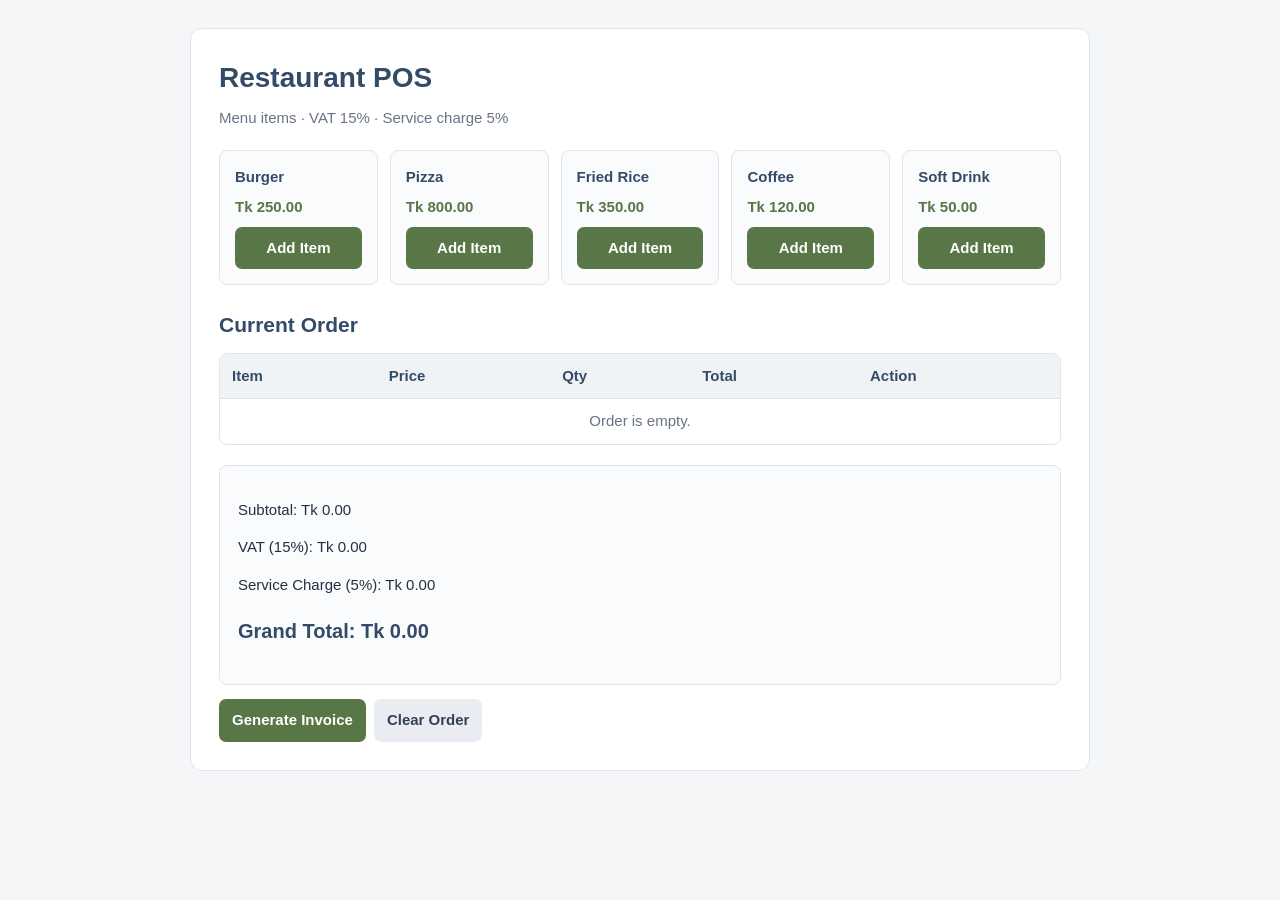
<file: Lab_10_Restaurant_POS/index.html>
<!doctype html>
<html lang="en">
  <head>
    <meta charset="UTF-8" />
    <meta name="viewport" content="width=device-width, initial-scale=1.0" />
    <title>Restaurant POS</title>
    <style>
      * {
        box-sizing: border-box;
      }
      body {
        margin: 0;
        padding: 28px 14px;
        background: #f4f6f8;
        color: #243042;
        font:
          15px/1.5 Arial,
          sans-serif;
      }
      main {
        max-width: 900px;
        margin: 0 auto;
        padding: 28px;
        background: #fff;
        border: 1px solid #e0e5eb;
        border-radius: 12px;
      }
      h1,
      h2 {
        color: #344b68;
      }
      h1 {
        margin: 0 0 8px;
        font-size: 28px;
      }
      h2 {
        margin: 24px 0 12px;
        font-size: 21px;
      }
      .muted {
        margin-top: 0;
        color: #687386;
      }
      .menu {
        display: grid;
        grid-template-columns: repeat(auto-fit, minmax(140px, 1fr));
        gap: 12px;
        margin: 20px 0;
      }
      .menu-item {
        padding: 15px;
        border: 1px solid #e0e5eb;
        border-radius: 8px;
        background: #fafbfd;
        display: flex;
        flex-direction: column;
        gap: 8px;
      }
      .menu-item strong {
        color: #344b68;
      }
      .menu-item span {
        color: #597647;
        font-weight: 700;
      }
      button {
        padding: 10px 13px;
        border: 0;
        border-radius: 7px;
        background: #597647;
        color: white;
        font: inherit;
        font-weight: 600;
        cursor: pointer;
      }
      button:hover {
        background: #476238;
      }
      .secondary {
        background: #e9edf2;
        color: #344054;
      }
      .secondary:hover {
        background: #dce3eb;
      }
      .table-wrap {
        overflow-x: auto;
        border: 1px solid #e0e5eb;
        border-radius: 8px;
      }
      table {
        width: 100%;
        min-width: 540px;
        border-collapse: collapse;
      }
      th,
      td {
        padding: 11px 12px;
        border-bottom: 1px solid #e0e5eb;
        text-align: left;
      }
      th {
        background: #f0f3f6;
        color: #344b68;
      }
      tr:last-child td {
        border-bottom: 0;
      }
      td input {
        width: 70px;
        padding: 6px;
        border: 1px solid #ccd4df;
        border-radius: 5px;
        font: inherit;
      }
      .totals,
      .invoice {
        margin-top: 20px;
        padding: 18px;
        border: 1px solid #e0e5eb;
        border-radius: 8px;
        background: #fafbfd;
      }
      .grand-total {
        font-size: 20px;
        font-weight: 700;
        color: #344b68;
      }
      .actions {
        display: flex;
        flex-wrap: wrap;
        gap: 8px;
        margin-top: 14px;
      }
      .invoice[hidden] {
        display: none;
      }
      .invoice h2 {
        margin-top: 0;
      }
      .empty {
        color: #687386;
        text-align: center;
      }
      @media (max-width: 560px) {
        main {
          padding: 20px 15px;
        }
        h1 {
          font-size: 24px;
        }
      }
      @media print {
        body {
          padding: 0;
          background: white;
        }
        main {
          max-width: none;
          padding: 0;
          border: 0;
        }
        .menu,
        .actions,
        .remove,
        .quantity-input {
          display: none !important;
        }
        .invoice {
          border: 0;
          padding: 0;
          background: white;
        }
        .invoice[hidden] {
          display: none !important;
        }
      }
    </style>
  </head>
  <body>
    <main>
      <h1>Restaurant POS</h1>
      <p class="muted">Menu items · VAT 15% · Service charge 5%</p>

      <div id="menu" class="menu"></div>

      <h2>Current Order</h2>
      <div class="table-wrap">
        <table>
          <thead>
            <tr>
              <th>Item</th>
              <th>Price</th>
              <th>Qty</th>
              <th>Total</th>
              <th>Action</th>
            </tr>
          </thead>
          <tbody id="order"></tbody>
        </table>
      </div>

      <section id="totals" class="totals"></section>
      <div class="actions">
        <button type="button" onclick="makeInvoice()">Generate Invoice</button>
        <button type="button" class="secondary" onclick="clearOrder()">
          Clear Order
        </button>
      </div>
      <section id="invoice" class="invoice" hidden></section>
    </main>

    <script>
      const menuItems = [
        ["Burger", 250],
        ["Pizza", 800],
        ["Fried Rice", 350],
        ["Coffee", 120],
        ["Soft Drink", 50],
      ];

      let order = {};

      const menu = document.getElementById("menu");
      const orderBody = document.getElementById("order");
      const totalsBox = document.getElementById("totals");
      const invoice = document.getElementById("invoice");

      function money(amount) {
        return (
          "Tk " +
          amount.toLocaleString("en-BD", {
            minimumFractionDigits: 2,
            maximumFractionDigits: 2,
          })
        );
      }

      function renderMenu() {
        menu.innerHTML = menuItems
          .map(
            ([name, price]) => `
        <article class="menu-item">
          <strong>${name}</strong>
          <span>${money(price)}</span>
          <button type="button" onclick="addItem('${name}')">Add Item</button>
        </article>
      `,
          )
          .join("");
      }

      function addItem(name) {
        order[name] = (order[name] || 0) + 1;
        invoice.hidden = true;
        renderOrder();
      }

      function removeItem(name) {
        delete order[name];
        invoice.hidden = true;
        renderOrder();
      }

      function changeQuantity(name, value) {
        const quantity = Math.max(0, Math.floor(Number(value) || 0));
        if (quantity === 0) {
          delete order[name];
        } else {
          order[name] = quantity;
        }
        invoice.hidden = true;
        renderOrder();
      }

      function calculateTotals() {
        const subtotal = Object.entries(order).reduce(
          (sum, [name, quantity]) => {
            const item = menuItems.find((menuItem) => menuItem[0] === name);
            return sum + quantity * item[1];
          },
          0,
        );

        const vat = subtotal * 0.15;
        const service = subtotal * 0.05;
        return { subtotal, vat, service, total: subtotal + vat + service };
      }

      function renderOrder() {
        if (Object.keys(order).length === 0) {
          orderBody.innerHTML =
            '<tr><td colspan="5" class="empty">Order is empty.</td></tr>';
        } else {
          orderBody.innerHTML = Object.entries(order)
            .map(([name, quantity]) => {
              const price = menuItems.find((item) => item[0] === name)[1];
              return `
            <tr>
              <td>${name}</td>
              <td>${money(price)}</td>
              <td><input class="quantity-input" type="number" min="0" step="1" value="${quantity}" aria-label="Quantity for ${name}" onchange="changeQuantity('${name}', this.value)"></td>
              <td>${money(price * quantity)}</td>
              <td><button class="secondary remove" type="button" onclick="removeItem('${name}')">Remove</button></td>
            </tr>
          `;
            })
            .join("");
        }

        const totals = calculateTotals();
        totalsBox.innerHTML = `
        <p>Subtotal: ${money(totals.subtotal)}</p>
        <p>VAT (15%): ${money(totals.vat)}</p>
        <p>Service Charge (5%): ${money(totals.service)}</p>
        <p class="grand-total">Grand Total: ${money(totals.total)}</p>
      `;
      }

      function makeInvoice() {
        if (Object.keys(order).length === 0) {
          alert("Please add at least one item.");
          return;
        }

        const totals = calculateTotals();
        const rows = Object.entries(order)
          .map(([name, quantity]) => {
            const price = menuItems.find((item) => item[0] === name)[1];
            return `<tr><td>${name}</td><td>${money(price)}</td><td>${quantity}</td><td>${money(price * quantity)}</td></tr>`;
          })
          .join("");

        invoice.innerHTML = `
        <h2>Restaurant Invoice</h2>
        <p><strong>Date:</strong> ${new Date().toLocaleString()}</p>
        <div class="table-wrap">
          <table>
            <thead><tr><th>Item</th><th>Price</th><th>Qty</th><th>Total</th></tr></thead>
            <tbody>${rows}</tbody>
          </table>
        </div>
        <p>Subtotal: ${money(totals.subtotal)}</p>
        <p>VAT (15%): ${money(totals.vat)}</p>
        <p>Service Charge (5%): ${money(totals.service)}</p>
        <p class="grand-total">Grand Total: ${money(totals.total)}</p>
        <button class="actions" type="button" onclick="window.print()">Print Invoice</button>
      `;
        invoice.hidden = false;
      }

      function clearOrder() {
        order = {};
        invoice.hidden = true;
        renderOrder();
      }

      renderMenu();
      renderOrder();
    </script>
  </body>
</html>
</file>
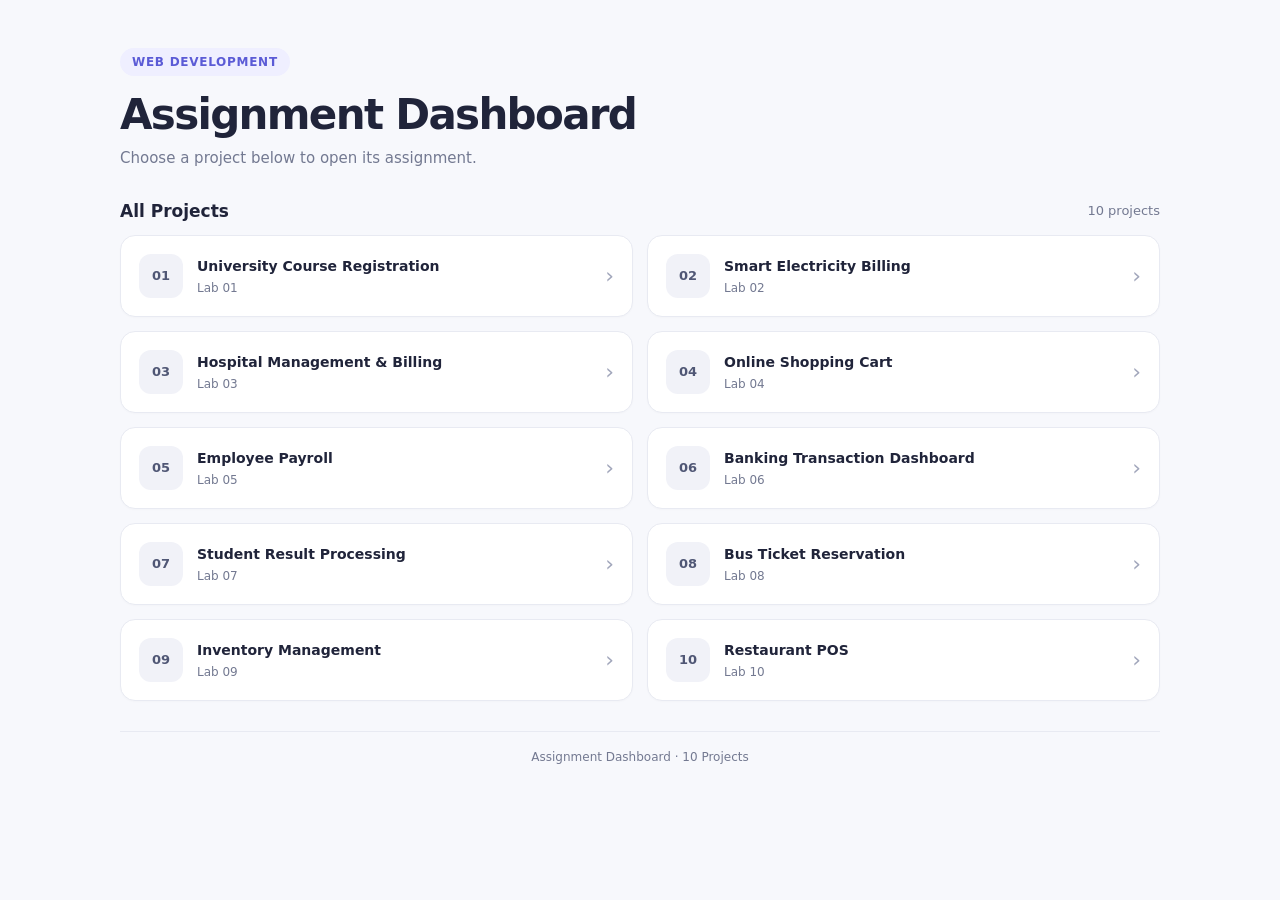
<file: index2.html>
<!doctype html>
<html lang="en">
  <head>
    <meta charset="UTF-8" />
    <meta name="viewport" content="width=device-width, initial-scale=1.0" />
    <meta
      name="description"
      content="Assignment dashboard with links to 10 web development lab projects."
    />
    <title>Assignment Dashboard</title>
    <style>
      :root {
        --bg: #f7f8fc;
        --surface: #ffffff;
        --text: #20243a;
        --muted: #737991;
        --line: #e8eaf2;
        --accent: #5b5bd6;
        --accent-soft: #efefff;
        --shadow: 0 8px 24px rgba(28, 34, 74, 0.06);
      }
      * {
        box-sizing: border-box;
      }
      body {
        margin: 0;
        font-family:
          Inter,
          ui-sans-serif,
          system-ui,
          -apple-system,
          BlinkMacSystemFont,
          "Segoe UI",
          sans-serif;
        background: var(--bg);
        color: var(--text);
        min-height: 100vh;
      }
      .wrap {
        width: min(100% - 36px, 1040px);
        margin: 0 auto;
        padding: 48px 0 36px;
      }
      header {
        margin-bottom: 28px;
      }
      .eyebrow {
        display: inline-flex;
        align-items: center;
        gap: 8px;
        color: var(--accent);
        background: var(--accent-soft);
        border-radius: 999px;
        padding: 7px 12px;
        font-size: 12px;
        font-weight: 700;
        letter-spacing: 0.06em;
        text-transform: uppercase;
      }
      h1 {
        margin: 16px 0 8px;
        font-size: clamp(30px, 5vw, 42px);
        line-height: 1.1;
        letter-spacing: -0.04em;
      }
      .sub {
        margin: 0;
        color: var(--muted);
        font-size: 15px;
        line-height: 1.65;
      }
      .section-head {
        display: flex;
        align-items: center;
        justify-content: space-between;
        gap: 16px;
        margin: 30px 0 14px;
      }
      .section-head h2 {
        margin: 0;
        font-size: 17px;
      }
      .count {
        color: var(--muted);
        font-size: 13px;
      }
      .grid {
        display: grid;
        grid-template-columns: repeat(2, minmax(0, 1fr));
        gap: 14px;
      }
      .project {
        display: flex;
        align-items: center;
        gap: 14px;
        min-width: 0;
        padding: 18px;
        border: 1px solid var(--line);
        border-radius: 15px;
        background: var(--surface);
        text-decoration: none;
        color: inherit;
        box-shadow: 0 1px 2px rgba(28, 34, 74, 0.02);
        transition:
          transform 0.16s ease,
          box-shadow 0.16s ease,
          border-color 0.16s ease;
      }
      .project:hover {
        transform: translateY(-2px);
        border-color: #c9c9fb;
        box-shadow: var(--shadow);
      }
      .project:focus-visible {
        outline: 3px solid #b9b9ff;
        outline-offset: 3px;
      }
      .num {
        flex: 0 0 44px;
        width: 44px;
        height: 44px;
        display: grid;
        place-items: center;
        background: #f1f2f8;
        border-radius: 12px;
        color: #505775;
        font-size: 13px;
        font-weight: 800;
      }
      .details {
        min-width: 0;
        flex: 1;
      }
      .details strong {
        display: block;
        font-size: 14px;
        line-height: 1.4;
        font-weight: 700;
      }
      .details span {
        display: block;
        margin-top: 4px;
        color: var(--muted);
        font-size: 12px;
      }
      .arrow {
        color: #a1a6bb;
        font-size: 22px;
        transition:
          transform 0.16s ease,
          color 0.16s ease;
      }
      .project:hover .arrow {
        transform: translateX(3px);
        color: var(--accent);
      }
      footer {
        margin-top: 30px;
        padding-top: 18px;
        border-top: 1px solid var(--line);
        color: var(--muted);
        font-size: 12px;
        text-align: center;
      }
      @media (max-width: 650px) {
        .wrap {
          width: min(100% - 28px, 1040px);
          padding-top: 32px;
        }
        .grid {
          grid-template-columns: 1fr;
          gap: 10px;
        }
        .project {
          padding: 15px;
        }
        .section-head {
          margin-top: 24px;
        }
      }
    </style>
  </head>
  <body>
    <main class="wrap">
      <header>
        <span class="eyebrow">Web Development</span>
        <h1>Assignment Dashboard</h1>
        <p class="sub">Choose a project below to open its assignment.</p>
      </header>
      <div class="section-head">
        <h2>All Projects</h2>
        <span class="count">10 projects</span>
      </div>
      <section class="grid" aria-label="Assignment projects">
        <a
          class="project"
          href="Lab_01_University_Course_Registration/index.html"
        >
          <span class="num">01</span>
          <span class="details"
            ><strong>University Course Registration</strong
            ><span>Lab 01</span></span
          >
          <span class="arrow" aria-hidden="true">›</span>
        </a>
        <a class="project" href="Lab_02_Smart_Electricity_Billing/index.html">
          <span class="num">02</span>
          <span class="details"
            ><strong>Smart Electricity Billing</strong><span>Lab 02</span></span
          >
          <span class="arrow" aria-hidden="true">›</span>
        </a>
        <a class="project" href="Lab_03_Hospital_Management_Billing/index.html">
          <span class="num">03</span>
          <span class="details"
            ><strong>Hospital Management & Billing</strong
            ><span>Lab 03</span></span
          >
          <span class="arrow" aria-hidden="true">›</span>
        </a>
        <a class="project" href="Lab_04_Online_Shopping_Cart/index.html">
          <span class="num">04</span>
          <span class="details"
            ><strong>Online Shopping Cart</strong><span>Lab 04</span></span
          >
          <span class="arrow" aria-hidden="true">›</span>
        </a>
        <a class="project" href="Lab_05_Employee_Payroll/index.html">
          <span class="num">05</span>
          <span class="details"
            ><strong>Employee Payroll</strong><span>Lab 05</span></span
          >
          <span class="arrow" aria-hidden="true">›</span>
        </a>
        <a
          class="project"
          href="Lab_06_Banking_Transaction_Dashboard/index.html"
        >
          <span class="num">06</span>
          <span class="details"
            ><strong>Banking Transaction Dashboard</strong
            ><span>Lab 06</span></span
          >
          <span class="arrow" aria-hidden="true">›</span>
        </a>
        <a class="project" href="Lab_07_Student_Result_Processing/index.html">
          <span class="num">07</span>
          <span class="details"
            ><strong>Student Result Processing</strong><span>Lab 07</span></span
          >
          <span class="arrow" aria-hidden="true">›</span>
        </a>
        <a class="project" href="Lab_08_Bus_Ticket_Reservation/index.html">
          <span class="num">08</span>
          <span class="details"
            ><strong>Bus Ticket Reservation</strong><span>Lab 08</span></span
          >
          <span class="arrow" aria-hidden="true">›</span>
        </a>
        <a class="project" href="Lab_09_Inventory_Management/index.html">
          <span class="num">09</span>
          <span class="details"
            ><strong>Inventory Management</strong><span>Lab 09</span></span
          >
          <span class="arrow" aria-hidden="true">›</span>
        </a>
        <a class="project" href="Lab_10_Restaurant_POS/index.html">
          <span class="num">10</span>
          <span class="details"
            ><strong>Restaurant POS</strong><span>Lab 10</span></span
          >
          <span class="arrow" aria-hidden="true">›</span>
        </a>
      </section>
      <footer>Assignment Dashboard · 10 Projects</footer>
    </main>
  </body>
</html>
</file>
